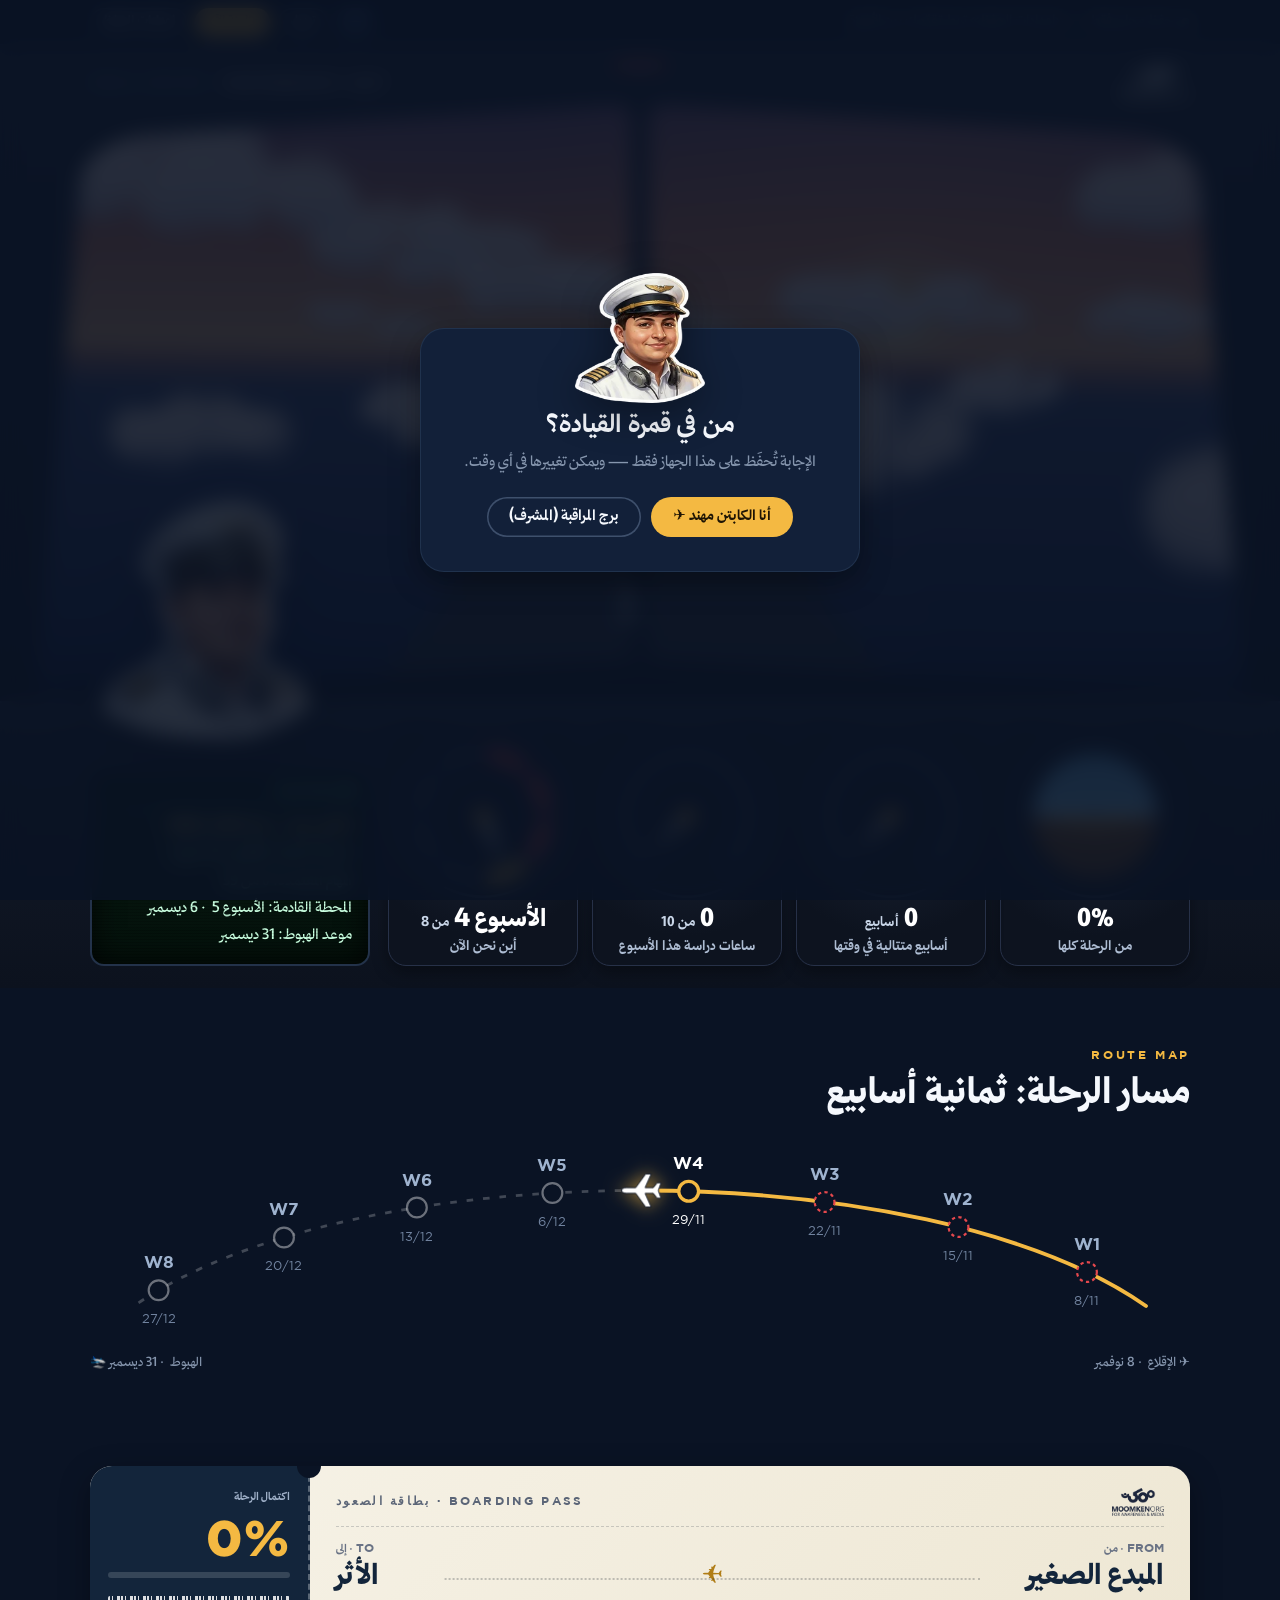
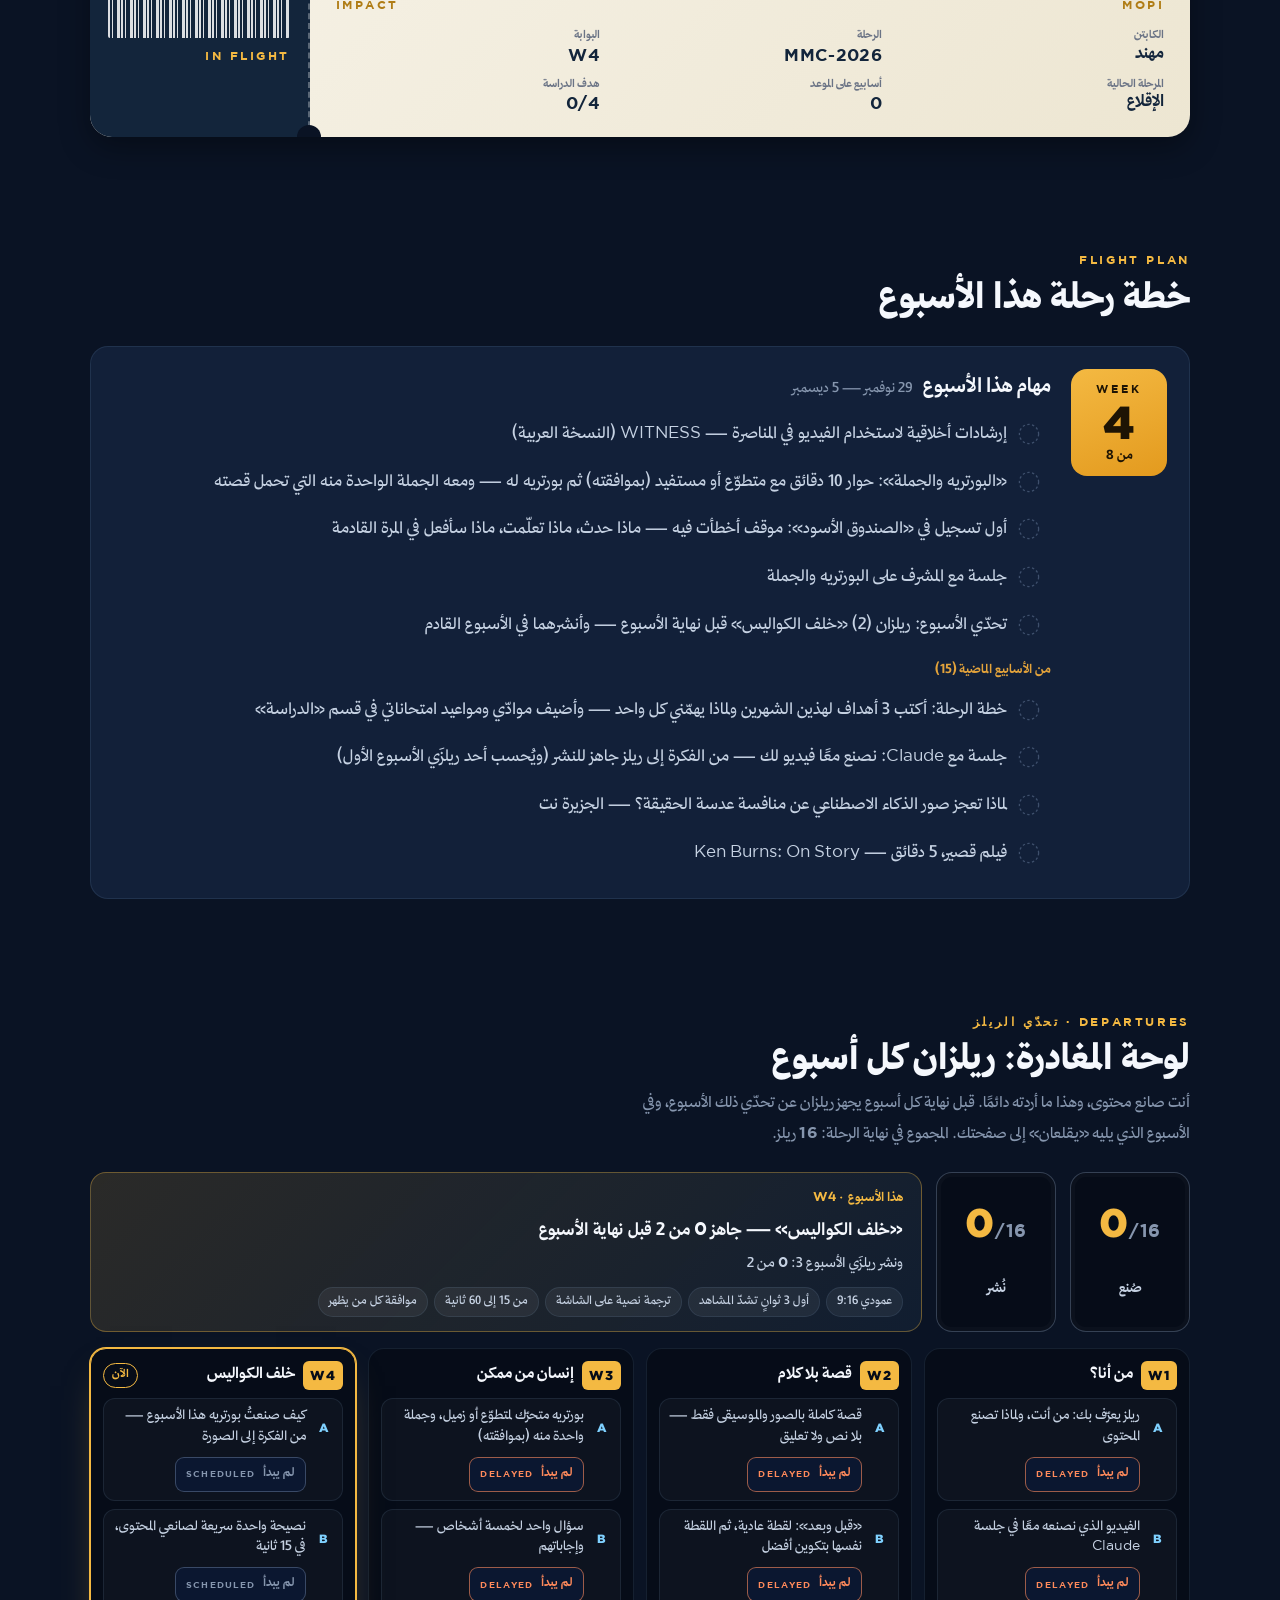
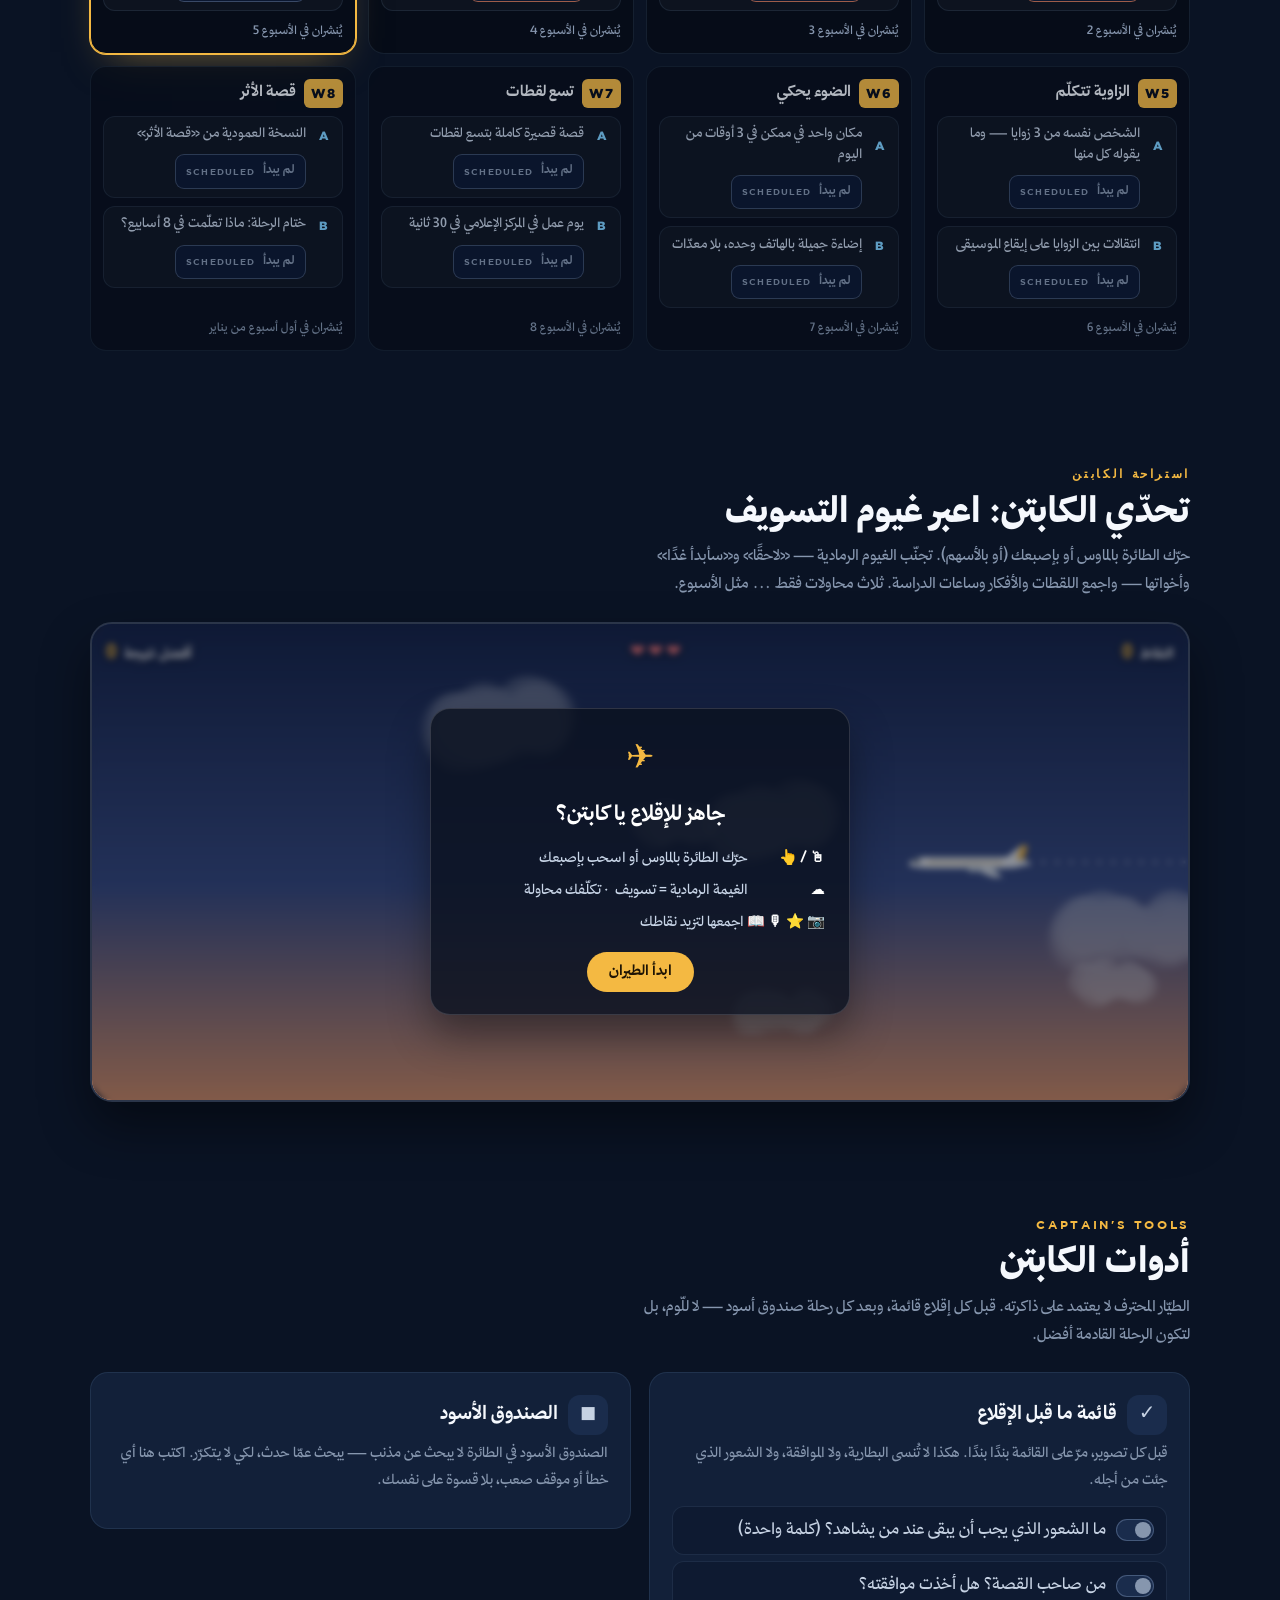
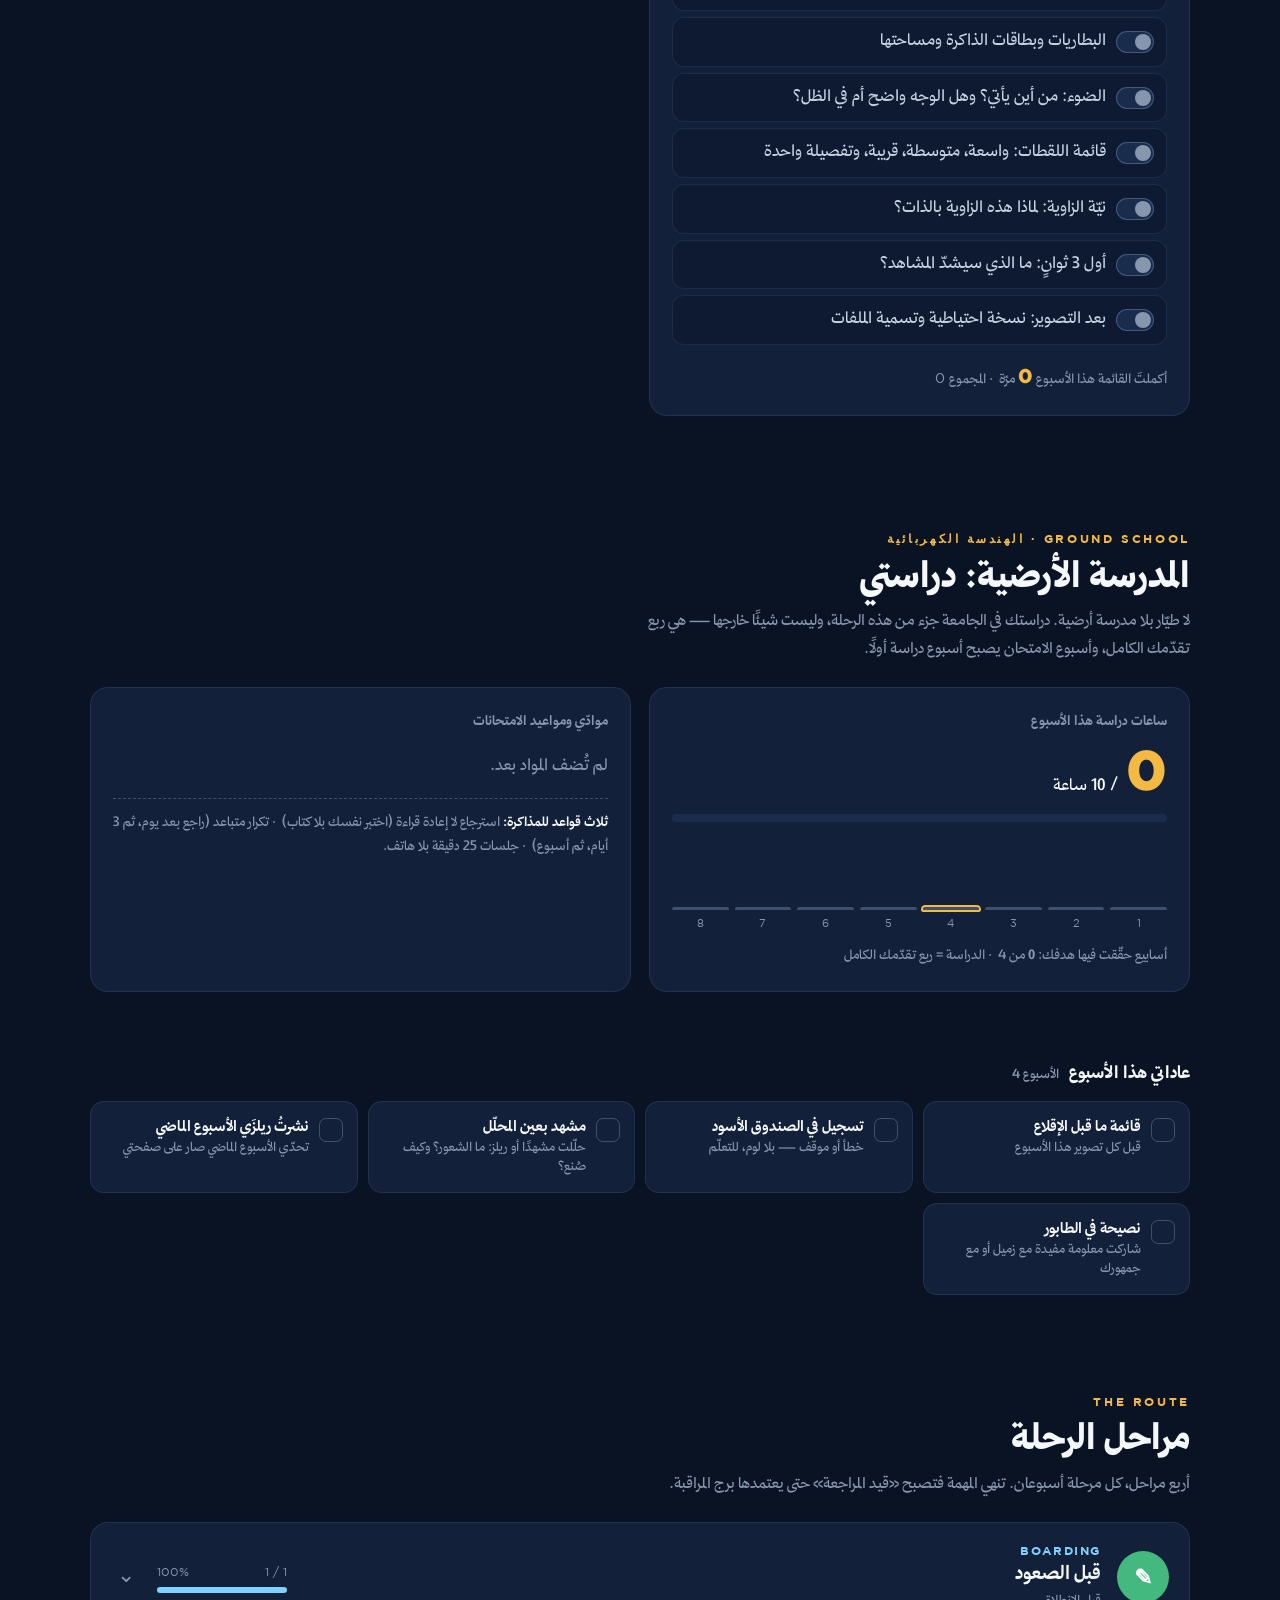
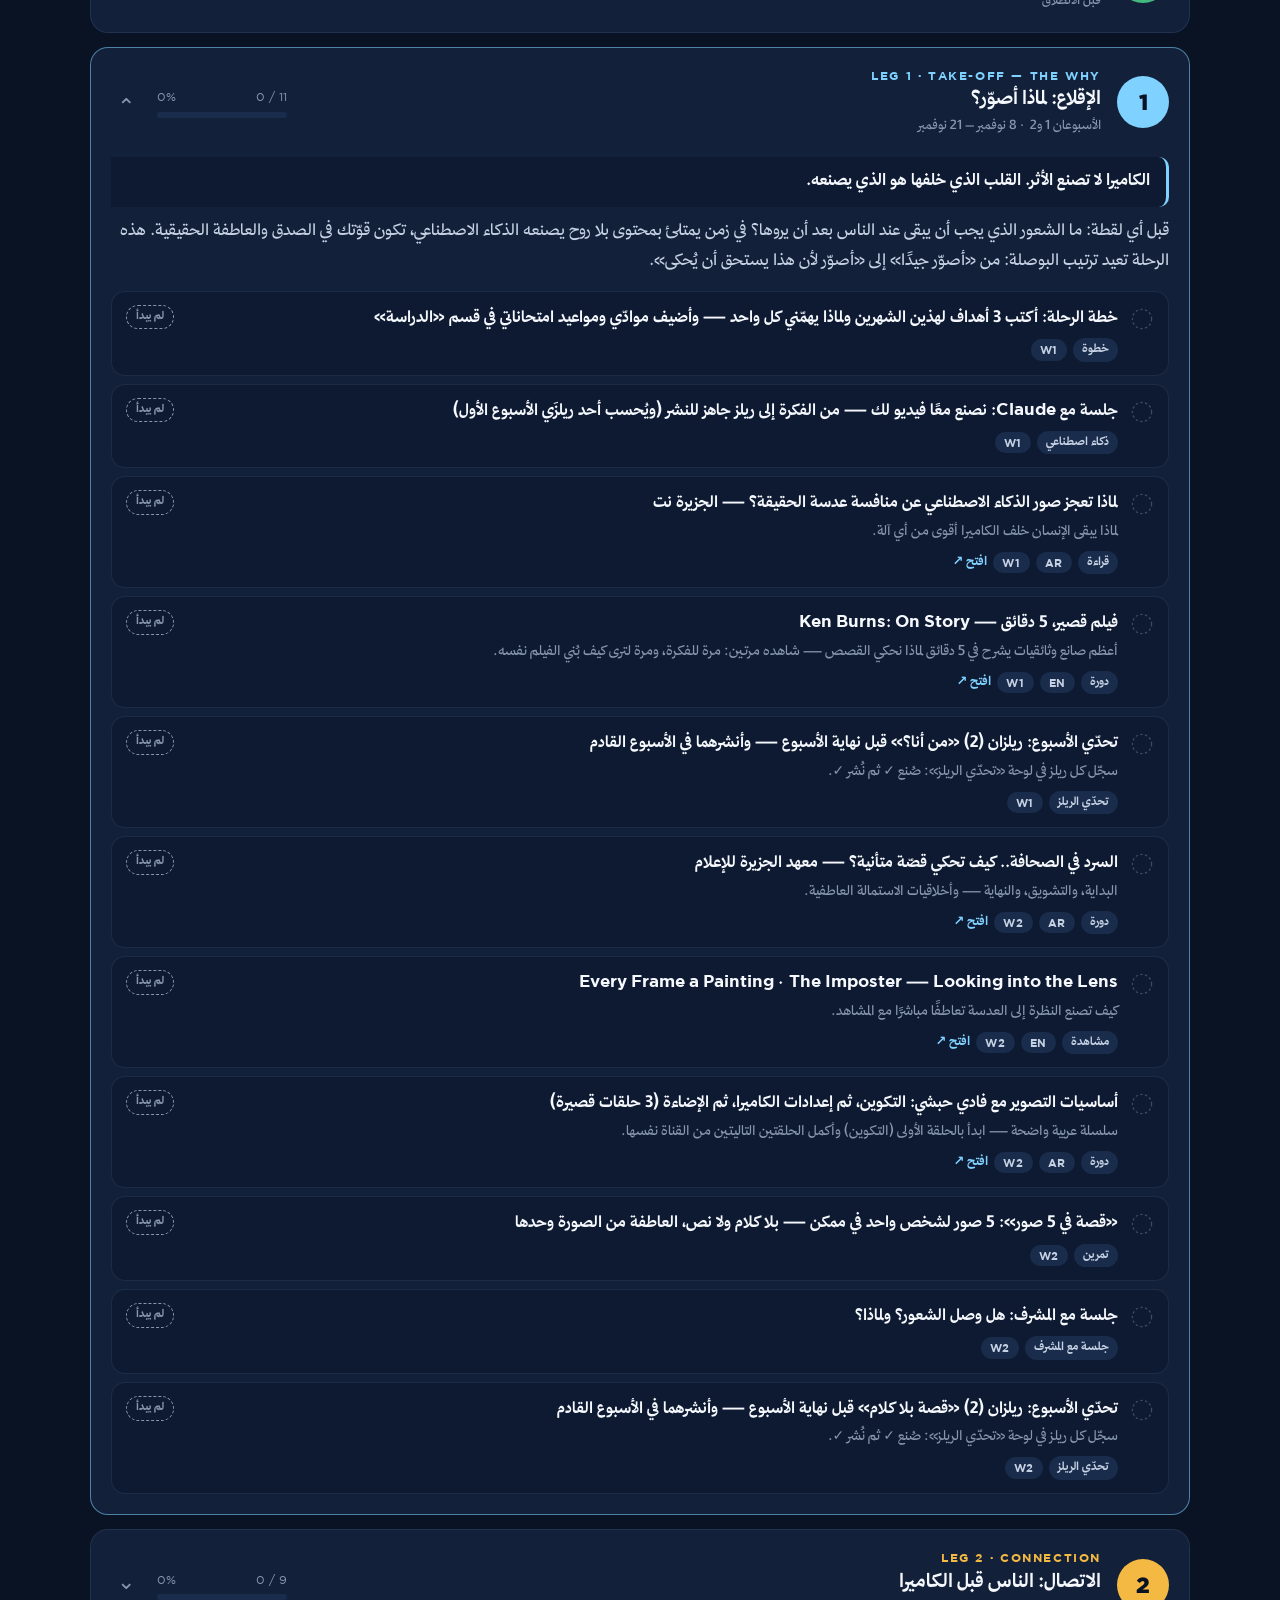
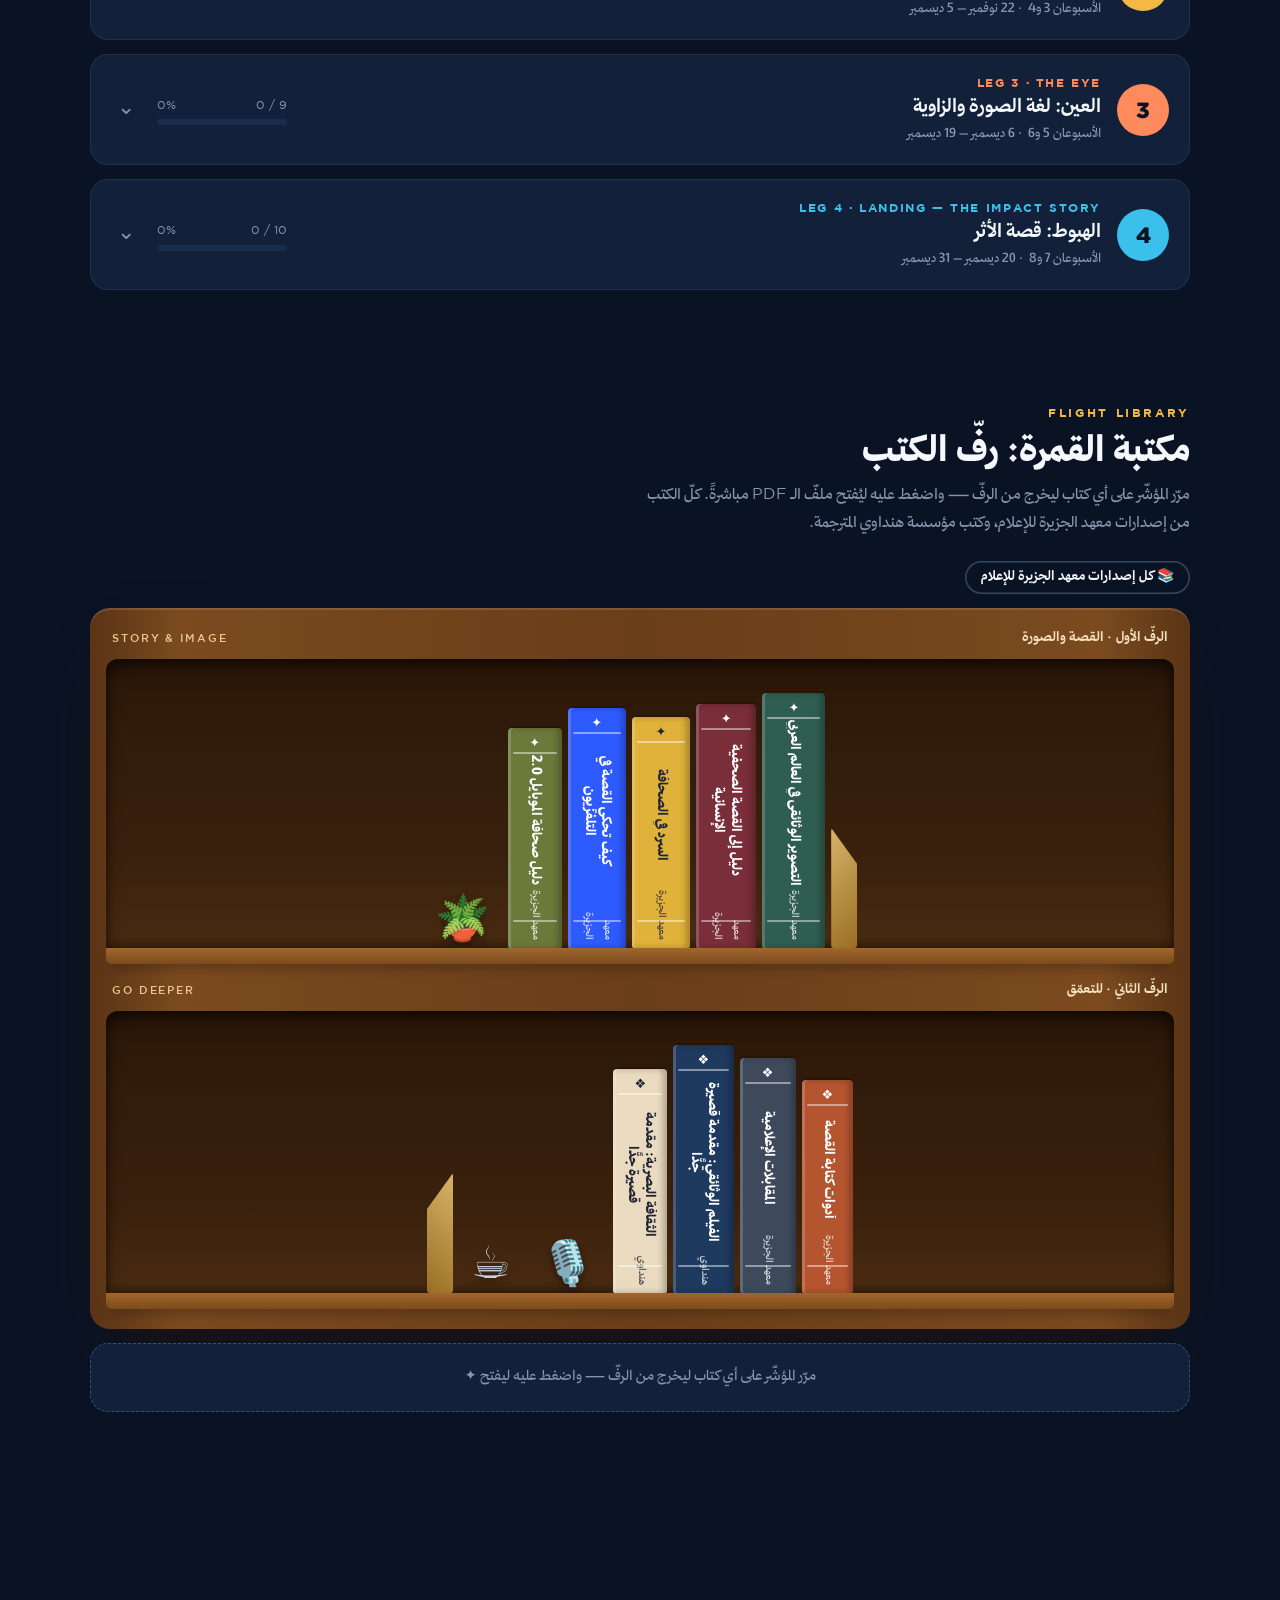
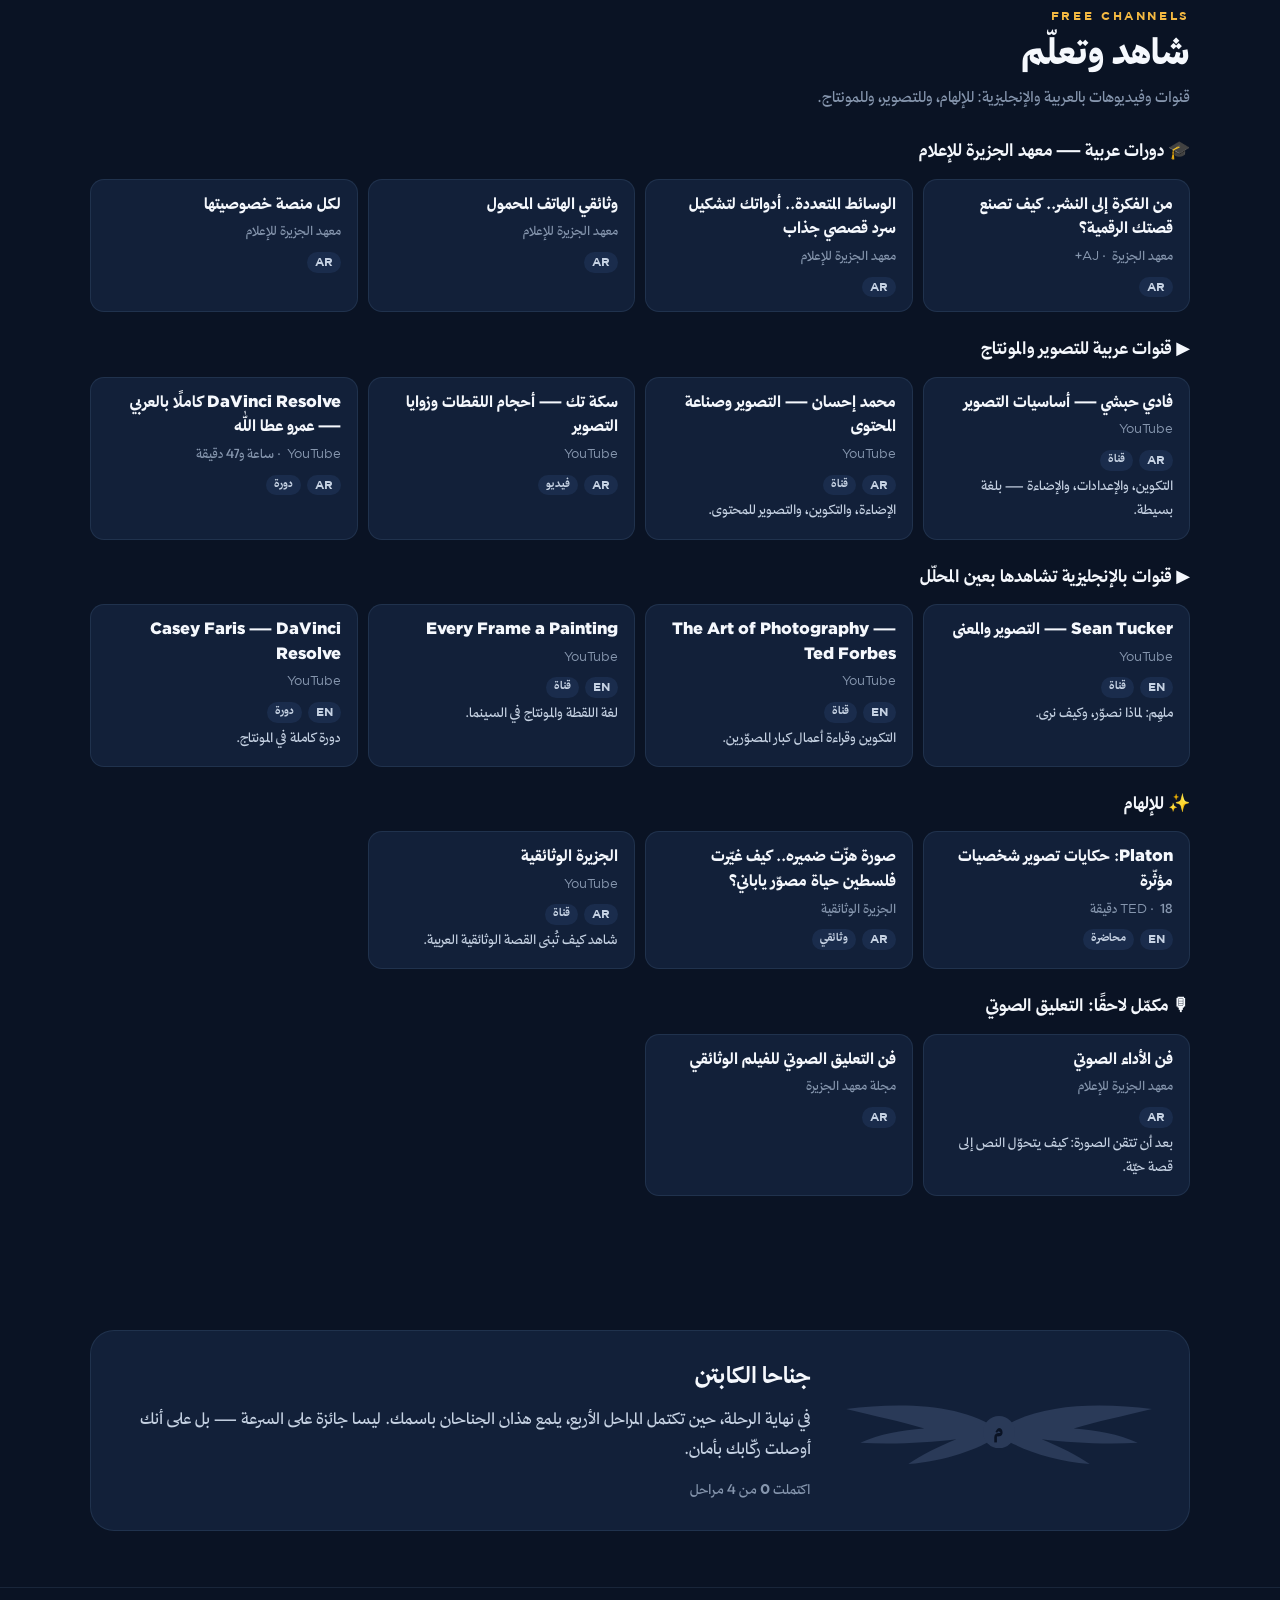
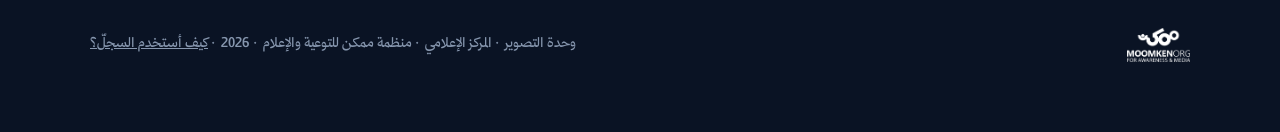
<file: index.html>
<!DOCTYPE html>
<html lang="ar" dir="rtl">
<head>
<meta charset="utf-8">
<meta name="viewport" content="width=device-width, initial-scale=1, viewport-fit=cover">
<meta name="theme-color" content="#0A1324">
<title>سجلّ الطيران — مهند · وحدة التصوير · المركز الإعلامي — ممكن</title>
<meta name="description" content="سجلّ الطيران: مسار مهند في التصوير والسرد القصصي وصناعة المحتوى الإنساني — وحدة التصوير، المركز الإعلامي في منظمة ممكن. من 8 نوفمبر إلى 31 ديسمبر 2026.">
<link rel="icon" href="assets/favicon.png">
<link rel="stylesheet" href="base.css?v=6">
<link rel="stylesheet" href="app.css?v=7">
</head>
<body>

<!-- ============ who is on board ============ -->
<div class="veil hidden" id="rolePicker">
  <div class="veil-card">
    <img class="veil-st" src="assets/captain-sm.webp" alt="" width="130" height="130">
    <h2>من في قمرة القيادة؟</h2>
    <p>الإجابة تُحفَظ على هذا الجهاز فقط — ويمكن تغييرها في أي وقت.</p>
    <div class="pick-row">
      <button class="btn btn-main" data-role="me">أنا الكابتن مهند ✈</button>
      <button class="btn btn-ghost" data-role="manager">برج المراقبة (المشرف)</button>
    </div>
    <div class="pin-row hidden" id="pinRow">
      <input id="pinInput" inputmode="numeric" maxlength="6" placeholder="رمز المشرف" dir="ltr" autocomplete="off">
      <button class="btn btn-main btn-sm" id="pinGo">دخول</button>
      <div class="pin-err hidden" id="pinErr">الرمز غير صحيح — حاول مجددًا.</div>
    </div>
  </div>
</div>

<!-- ============ sync bar ============ -->
<div class="syncbar">
  <div class="syncbar-in">
    <span class="dot" id="syncDot"></span>
    <span class="sync-txt" id="syncTxt">حفظ محلي فقط</span>
    <span class="grow"></span>
    <span class="role-badge" id="roleBadge">—</span>
    <button class="btn btn-ghost btn-xs" id="btnSwitchRole">تبديل</button>
    <button class="btn btn-main btn-xs" id="btnSyncNow">مزامنة الآن</button>
    <button class="btn btn-ghost btn-xs" id="btnSetup">إعدادات الحفظ</button>
  </div>
  <div class="setup hidden" id="setupPanel">
    <div class="setup-in">
      <div class="field"><label>GitHub Gist ID</label><input id="inGist" placeholder="a1b2c3d4…" autocomplete="off" spellcheck="false" dir="ltr"></div>
      <div class="field"><label>GitHub Token · gist scope</label><input id="inToken" type="password" placeholder="ghp_…" autocomplete="off" dir="ltr"></div>
      <div class="field narrow"><label>اسم الملف</label><input id="inFile" dir="ltr" spellcheck="false"></div>
      <button class="btn btn-main btn-sm" id="btnSaveSetup">حفظ وربط</button>
      <div class="setup-note">البيانات تُحفظ في ملف Gist خاص. التوكن يبقى على هذا الجهاز فقط.</div>
    </div>
  </div>
</div>

<!-- ============ hero: inside the cockpit ============ -->
<header class="cph" id="hero">
  <div class="ws" id="ws">
    <canvas id="sky" aria-hidden="true"></canvas>
    <div class="flash" id="flash" aria-hidden="true"></div>
    <div class="callout" id="callout" aria-hidden="true"></div>

    <div class="wrap ws-top">
      <img class="logo" src="assets/logo-white.png" alt="ممكن — منظمة ممكن للتوعية والإعلام" width="132" height="44">
      <div class="unit-tag en">Media Center · <b>Photography Unit</b></div>
    </div>

    <div class="wrap ws-copy" id="wsCopy">
      <div class="kicker">سجلّ الرحلة · من 8 نوفمبر إلى 31 ديسمبر</div>
      <h1 class="hero-title"><span class="l1">كابتن مهند،</span><span class="l2">وجهتك هذه المرة: <em>الأثر</em></span></h1>
      <p class="hero-lead">قلتَ في رسالتك: «نسعوا في هذه الحياة لترك الأثر». الطائرة التي حلمتَ بها لم تُغلق بابها — تغيّر شكلها فقط. الكاميرا والقصة هي قمرة قيادتك الآن، وكل شخص تصوّره راكب يثق بك.</p>
      <div class="hero-cta">
        <a class="btn btn-main" href="#week">خطة رحلة هذا الأسبوع</a>
        <a class="btn btn-ghost btn-glass" href="#preflight">قائمة ما قبل الإقلاع</a>
        <a class="btn btn-ghost btn-glass" href="guide.html">كيف أستخدم السجلّ؟</a>
      </div>
    </div>

    <svg class="frame frame-d" viewBox="0 0 1600 900" preserveAspectRatio="xMidYMid slice" aria-hidden="true">
      <defs>
        <linearGradient id="frG" x1="0" y1="0" x2="0" y2="1"><stop offset="0" stop-color="#1a2233"/><stop offset="1" stop-color="#0b111d"/></linearGradient>
      </defs>
      <path fill="url(#frG)" fill-rule="evenodd" d="M0 0H1600V900H0Z M150 150 Q170 110 230 104 L772 70 Q790 70 790 88 L790 700 Q790 716 772 716 L120 760 Q96 762 98 736 Z M1450 150 Q1430 110 1370 104 L828 70 Q810 70 810 88 L810 700 Q810 716 828 716 L1480 760 Q1504 762 1502 736 Z"/>
      <g fill="none" stroke="rgba(255,255,255,.07)" stroke-width="2"><path d="M150 150 Q170 110 230 104 L772 70"/><path d="M1450 150 Q1430 110 1370 104 L828 70"/></g>
      <g fill="#2a3448"><circle cx="800" cy="40" r="5"/><circle cx="760" cy="40" r="3"/><circle cx="840" cy="40" r="3"/></g>
      <rect x="770" y="18" width="60" height="10" rx="5" fill="#E5484D" opacity=".75"/>
    </svg>
    <svg class="frame frame-m" viewBox="0 0 400 700" preserveAspectRatio="none" aria-hidden="true">
      <path fill="#0d1422" fill-rule="evenodd" d="M0 0H400V700H0Z M18 60 Q22 34 52 32 L348 32 Q378 34 382 60 L392 650 Q392 672 370 672 L30 672 Q8 672 8 650 Z"/>
    </svg>
  </div>

  <div class="panel" id="panel">
    <div class="wrap panel-in">
      <img class="cap" id="cap" src="assets/captain.webp" alt="الكابتن مهند" width="560" height="600">
      <div class="gauges" id="gauges"></div>
      <div class="fms" id="fms" aria-live="polite"></div>
    </div>
  </div>
</header>

<main>
<!-- ============ the route ============ -->
<section class="sec sec-route">
  <div class="wrap">
    <div class="sec-head rv"><div><div class="sec-k">Route map</div><h2>مسار الرحلة: ثمانية أسابيع</h2></div></div>
    <div class="route rv" aria-label="مسار الأسابيع الثمانية">
      <svg viewBox="0 0 1000 190" id="routeSvg" preserveAspectRatio="xMidYMid meet">
        <path id="routeBase" d="M960 150 C 760 10, 240 10, 40 150" fill="none" stroke="rgba(255,255,255,.22)" stroke-width="2.5" stroke-dasharray="6 9"/>
        <path id="routeDone" d="M960 150 C 760 10, 240 10, 40 150" fill="none" stroke="#F4B942" stroke-width="3.5" stroke-linecap="round"/>
        <g id="routePts"></g>
        <g id="plane"><path d="M18 0 C18 -1.8 15.5 -2.6 13 -2.6 L5 -2.6 L-4 -15 L-9 -15 L-3.5 -2.6 L-11 -2.6 L-14.5 -7 L-18 -7 L-15.5 0 L-18 7 L-14.5 7 L-11 2.6 L-3.5 2.6 L-9 15 L-4 15 L5 2.6 L13 2.6 C15.5 2.6 18 1.8 18 0Z" fill="#fff" stroke="#0c1424" stroke-width=".8"/></g>
      </svg>
      <div class="route-ends"><span>✈ الإقلاع · 8 نوفمبر</span><span>الهبوط · 31 ديسمبر 🛬</span></div>
    </div>
  </div>
</section>
<!-- ============ boarding pass ============ -->
<section class="sec sec-pass">
  <div class="jet-lane" id="jetLane" aria-hidden="true"><div class="jet" id="jet"><svg class="airliner" viewBox="0 0 260 90"><path class="trail" d="M252 44 H1200"/><path d="M168 44 L196 74 H182 L146 46Z" fill="#B9C7DA"/><path d="M10 50 Q12 38 40 35 H206 L234 12 H248 L240 40 Q248 46 238 53 H40 Q14 58 10 50Z" fill="#F7F9FC"/><path d="M40 53 H238 Q226 58 200 58 H46 Q24 58 10 50 Q22 56 40 53Z" fill="#DCE4EF"/><path d="M110 47 H152 L198 76 H178Z" fill="#E6ECF4"/><rect x="128" y="55" width="32" height="10" rx="5" fill="#C3CEDD"/><path d="M220 43 H246 L254 52 H236Z" fill="#E6ECF4"/><path d="M234 12 H248 L240 40 H226Z" fill="#F4B942"/><g fill="#1B2B45"><circle cx="58" cy="42" r="2.2"/><circle cx="70" cy="42" r="2.2"/><circle cx="82" cy="42" r="2.2"/><circle cx="94" cy="42" r="2.2"/><circle cx="106" cy="42" r="2.2"/><circle cx="118" cy="42" r="2.2"/><circle cx="130" cy="42" r="2.2"/><circle cx="142" cy="42" r="2.2"/><circle cx="154" cy="42" r="2.2"/><circle cx="166" cy="42" r="2.2"/><circle cx="178" cy="42" r="2.2"/><circle cx="190" cy="42" r="2.2"/></g><path d="M16 46 Q20 40 30 40 L33 46Z" fill="#1B2B45"/><path d="M44 47 H200" stroke="#F4B942" stroke-width="1.6"/></svg></div></div>
  <div class="wrap">
    <div class="pass rv" id="pass">
      <div class="pass-main">
        <div class="pass-top"><img src="assets/logo-white.png" alt="" width="90" height="30"><span class="en">BOARDING PASS · بطاقة الصعود</span></div>
        <div class="pass-route">
          <div><small>FROM · من</small><b>المبدع الصغير</b><i class="en">MOPI</i></div>
          <div class="pass-plane">✈</div>
          <div><small>TO · إلى</small><b>الأثر</b><i class="en">IMPACT</i></div>
        </div>
        <div class="pass-grid">
          <div><small>الكابتن</small><b>مهند</b></div>
          <div><small>الرحلة</small><b class="en">MMC-2026</b></div>
          <div><small>البوابة</small><b id="pGate" class="en">W1</b></div>
          <div><small>المرحلة الحالية</small><b id="pLeg">—</b></div>
          <div><small>أسابيع على الموعد</small><b id="pStreak" class="en">0</b></div>
          <div><small>هدف الدراسة</small><b id="pStudy" class="en">0/0</b></div>
        </div>
      </div>
      <div class="pass-stub">
        <small>اكتمال الرحلة</small>
        <b id="pPct" class="en">0%</b>
        <div class="pass-bar"><i id="pBar"></i></div>
        <div class="barcode" aria-hidden="true"></div>
        <small id="pStatus">BOARDING</small>
      </div>
    </div>
  </div>
</section>

<!-- ============ this week ============ -->
<section class="sec" id="week">
  <div class="wrap">
    <div class="sec-head rv"><div><div class="sec-k">Flight plan</div><h2>خطة رحلة هذا الأسبوع</h2></div></div>
    <div class="card rv" id="weekCard"></div>
  </div>
</section>


<!-- ============ the reels challenge: 2 reels every week ============ -->
<section class="sec sec-reels" id="reels">
  <div class="wrap">
    <div class="sec-head rv"><div><div class="sec-k">Departures · تحدّي الريلز</div><h2>لوحة المغادرة: ريلزان كل أسبوع</h2><p class="sec-sub">أنت صانع محتوى، وهذا ما أردته دائمًا. قبل نهاية كل أسبوع يجهز ريلزان عن تحدّي ذلك الأسبوع، وفي الأسبوع الذي يليه «يقلعان» إلى صفحتك. المجموع في نهاية الرحلة: <b class="en">16</b> ريلز.</p></div></div>
    <div class="reel-top rv" id="reelTop"></div>
    <div class="reel-board rv" id="reelBoard"></div>
  </div>
</section>

<!-- ============ pre-flight + black box ============ -->
<!-- ============ the captain's challenge (mini game) ============ -->
<section class="sec sec-game" id="challenge">
  <div class="wrap">
    <div class="sec-head rv"><div><div class="sec-k">استراحة الكابتن</div><h2>تحدّي الكابتن: اعبر غيوم التسويف</h2><p class="sec-sub">حرّك الطائرة بالماوس أو بإصبعك (أو بالأسهم). تجنّب الغيوم الرمادية — «لاحقًا» و«سأبدأ غدًا» وأخواتها — واجمع اللقطات والأفكار وساعات الدراسة. ثلاث محاولات فقط… مثل الأسبوع.</p></div></div>
    <div class="game rv" id="game">
      <canvas aria-label="لعبة: طائرة الكابتن تتجنّب غيوم التسويف"></canvas>
      <div class="g-hud"><span>النقاط <b data-g="score">0</b></span><span data-g="lives">❤❤❤</span><span>أفضل نتيجة <b data-g="best">0</b></span></div>
      <div class="g-start">
        <div class="g-card">
          <div class="g-ico">✈</div>
          <h3>جاهز للإقلاع يا كابتن؟</h3>
          <ul class="g-how"><li><b>🖱 / 👆</b> حرّك الطائرة بالماوس أو اسحب بإصبعك</li><li><b>☁</b> الغيمة الرمادية = تسويف · تكلّفك محاولة</li><li><b>📷 ⭐ 🎙 📖</b> اجمعها لتزيد نقاطك</li></ul>
          <button class="btn btn-main" data-g="go">ابدأ الطيران</button>
        </div>
      </div>
      <div class="g-over" hidden>
        <div class="g-card">
          <div class="g-k">انتهت الرحلة</div>
          <div class="g-final"><b data-g="final">0</b> نقطة</div>
          <div class="g-rec" data-g="rec" hidden>🏆 رقم قياسي جديد!</div>
          <p data-g="msg"></p>
          <div class="g-btns"><button class="btn btn-main" data-g="go">طيران جديد</button><a class="btn btn-ghost btn-glass" href="#week">الآن: مهمة واحدة حقيقية ←</a></div>
        </div>
      </div>
    </div>
  </div>
</section>
<section class="sec sec-tools" id="preflight">
  <div class="wrap">
    <div class="sec-head rv"><div><div class="sec-k">Captain's tools</div><h2>أدوات الكابتن</h2><p class="sec-sub">الطيّار المحترف لا يعتمد على ذاكرته. قبل كل إقلاع قائمة، وبعد كل رحلة صندوق أسود — لا للّوم، بل لتكون الرحلة القادمة أفضل.</p></div></div>
    <div class="tools-grid">
      <div class="card pf rv" id="pfCard"></div>
      <div class="card bb rv" id="bbCard"></div>
    </div>
  </div>
</section>

<!-- ============ studies ============ -->
<section class="sec" id="studiesSec">
  <div class="wrap">
    <div class="sec-head rv"><div><div class="sec-k">Ground school · الهندسة الكهربائية</div><h2>المدرسة الأرضية: دراستي</h2><p class="sec-sub">لا طيّار بلا مدرسة أرضية. دراستك في الجامعة جزء من هذه الرحلة، وليست شيئًا خارجها — هي ربع تقدّمك الكامل، وأسبوع الامتحان يصبح أسبوع دراسة أولًا.</p></div></div>
    <div id="studies" class="rv"></div>
  </div>
</section>

<!-- ============ weekly habits ============ -->
<section class="sec sec-tight">
  <div class="wrap"><div id="checks" class="rv"></div></div>
</section>

<!-- ============ manager ============ -->
<section class="sec hidden" id="mgrSec">
  <div class="wrap"><div class="mgr" id="mgrPanel"></div></div>
</section>

<!-- ============ the legs ============ -->
<section class="sec" id="legs">
  <div class="wrap">
    <div class="sec-head rv"><div><div class="sec-k">The route</div><h2>مراحل الرحلة</h2><p class="sec-sub">أربع مراحل، كل مرحلة أسبوعان. تنهي المهمة فتصبح «قيد المراجعة» حتى يعتمدها برج المراقبة.</p></div></div>
    <div id="chapters"></div>
  </div>
</section>


<!-- ============ resources ============ -->
<section class="sec" id="shelfSec">
  <div class="wrap">
    <div class="sec-head rv"><div><div class="sec-k">Flight library</div><h2>مكتبة القمرة: رفّ الكتب</h2><p class="sec-sub">مرّر المؤشّر على أي كتاب ليخرج من الرفّ — واضغط عليه ليُفتح ملفّ الـ PDF مباشرةً. كلّ الكتب من إصدارات معهد الجزيرة للإعلام، وكتب مؤسسة هنداوي المترجمة.</p></div></div>
    <p class="lib-folder rv"><a class="btn btn-ghost btn-sm" id="libFolder" href="#" target="_blank" rel="noopener">📚 كل إصدارات معهد الجزيرة للإعلام</a></p>
    <div class="bookcase rv" id="bookcase"></div>
    <div class="peek-wrap"><div id="bookPeek" aria-live="polite"></div></div>
  </div>
</section>
<section class="sec" id="library">
  <div class="wrap">
    <div class="sec-head rv"><div><div class="sec-k">Free channels</div><h2>شاهد وتعلّم</h2><p class="sec-sub">قنوات وفيديوهات بالعربية والإنجليزية: للإلهام، وللتصوير، وللمونتاج.</p></div></div>
    <div id="resources" class="rv"></div>
  </div>
</section>

<!-- ============ wings ============ -->
<section class="sec sec-wings">
  <div class="wrap">
    <div class="wings rv" id="wings">
      <svg viewBox="0 0 360 120" class="wings-svg" aria-hidden="true">
        <g id="wingsG">
          <path d="M180 60 C 140 30, 70 28, 8 36 C 40 44, 70 50, 96 58 C 70 60, 46 64, 24 74 C 60 76, 100 74, 132 70 C 112 78, 92 88, 78 98 C 120 94, 156 82, 180 66Z"/>
          <path d="M180 60 C 220 30, 290 28, 352 36 C 320 44, 290 50, 264 58 C 290 60, 314 64, 336 74 C 300 76, 260 74, 228 70 C 248 78, 268 88, 282 98 C 240 94, 204 82, 180 66Z"/>
          <circle cx="180" cy="62" r="18"/>
        </g>
        <text x="180" y="68" text-anchor="middle" class="wings-m">م</text>
      </svg>
      <div class="wings-txt">
        <h3 id="wingsH">جناحا الكابتن</h3>
        <p id="wingsP">في نهاية الرحلة، حين تكتمل المراحل الأربع، يلمع هذان الجناحان باسمك. ليسا جائزة على السرعة — بل على أنك أوصلت ركّابك بأمان.</p>
      </div>
    </div>
  </div>
</section>
</main>

<footer class="foot">
  <div class="wrap foot-in">
    <img src="assets/logo-white.png" alt="ممكن" width="102" height="34">
    <span>وحدة التصوير · المركز الإعلامي · منظمة ممكن للتوعية والإعلام · 2026 · <a href="guide.html" style="color:inherit">كيف أستخدم السجلّ؟</a></span>
  </div>
</footer>

<div id="toasts" aria-live="polite"></div>
<canvas id="confetti" aria-hidden="true"></canvas>

<script src="content.js?v=8"></script>
<script src="theme.js?v=7"></script>
<script src="shelf.js?v=4"></script>
<script src="engine.js?v=7"></script>
<script src="game.js?v=6"></script>
</body>
</html>
</file>
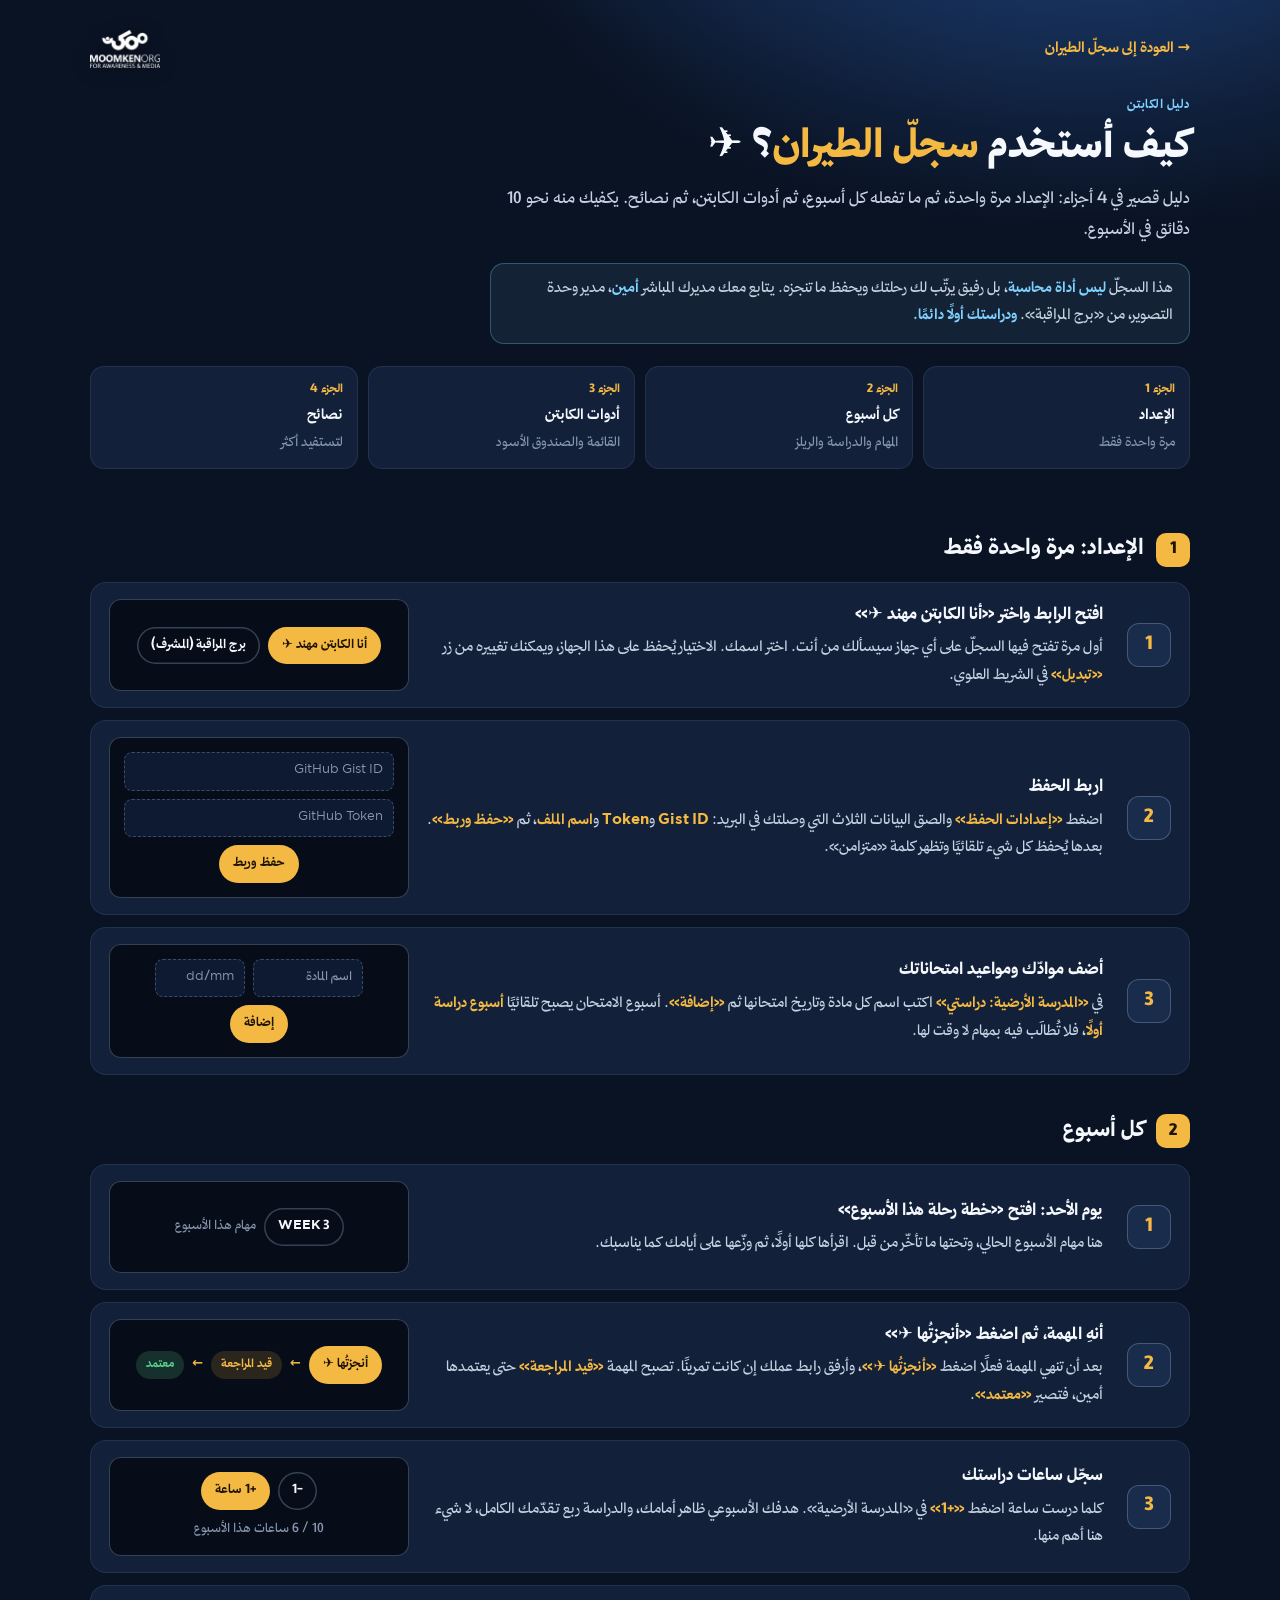
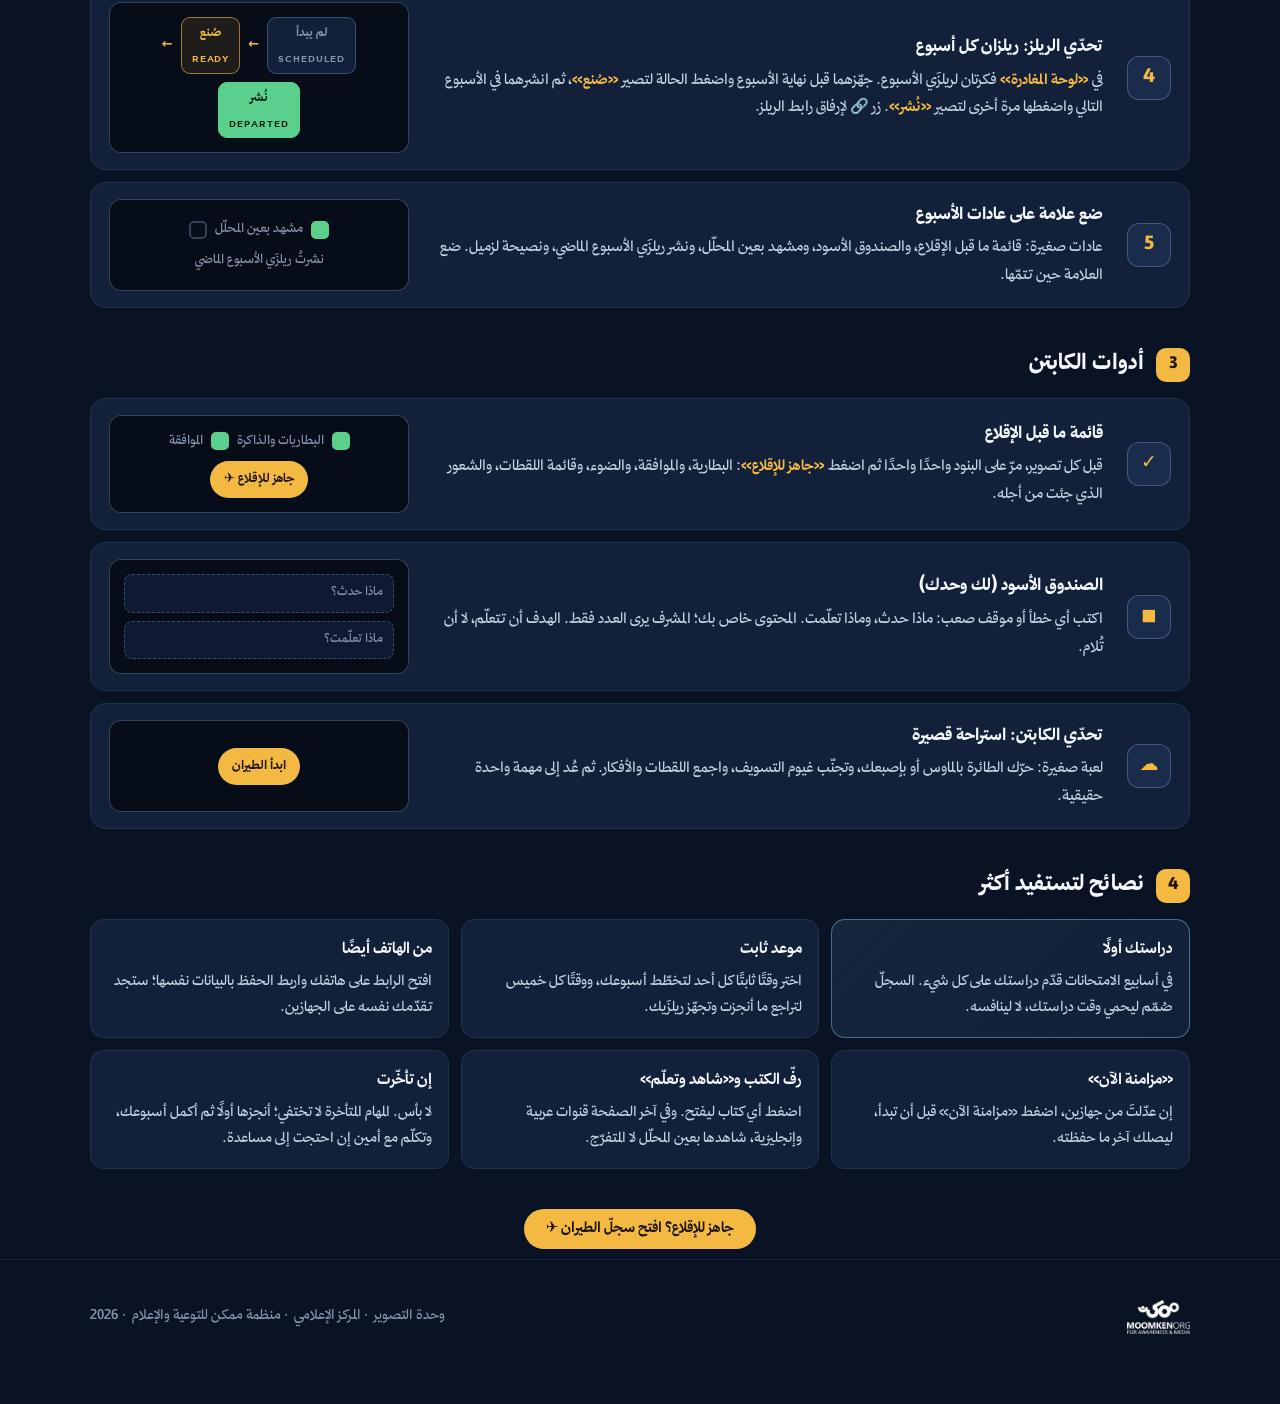
<file: guide.html>
<!DOCTYPE html>
<html lang="ar" dir="rtl">
<head>
<meta charset="utf-8">
<meta name="viewport" content="width=device-width, initial-scale=1, viewport-fit=cover">
<meta name="theme-color" content="#0A1324">
<title>كيف أستخدم سجلّ الطيران؟ · مهند · وحدة التصوير · ممكن</title>
<link rel="icon" href="assets/favicon.png">
<link rel="stylesheet" href="base.css?v=7">
<link rel="stylesheet" href="app.css?v=7">
<style>
.g-hero{padding:30px 0 18px;background:radial-gradient(900px 500px at 85% -20%,#1b3a6b 0%,transparent 65%)}
.g-top{display:flex;justify-content:space-between;align-items:center;gap:12px}
.g-back{font-weight:700;font-size:15px;color:var(--accent);text-decoration:none;display:inline-flex;align-items:center;gap:6px}
.g-back:hover{text-decoration:underline}
.g-k{margin-top:26px;color:var(--accent2);font-weight:700;font-size:13px;letter-spacing:.04em}
.g-title{margin:4px 0 8px;font-size:clamp(28px,4vw,42px);font-weight:900;color:var(--ink);line-height:1.3}
.g-title span{color:var(--accent)}
.g-lead{font-size:16.5px;color:var(--body);max-width:700px;line-height:1.9;margin:0}
.g-note{margin:16px 0 0;max-width:700px;background:rgba(127,209,255,.08);border:1px solid rgba(127,209,255,.3);border-radius:14px;padding:12px 16px;color:var(--body);font-size:15px;line-height:1.85}
.g-note b{color:var(--accent2)}
.g-map{display:grid;grid-template-columns:repeat(4,1fr);gap:10px;margin:22px 0 6px}
.g-map a{display:flex;flex-direction:column;gap:2px;background:var(--surface);border:1px solid var(--line);border-radius:14px;padding:12px 14px;text-decoration:none;color:var(--muted);font-size:13.5px;transition:transform .2s,border-color .2s}
.g-map a:hover{transform:translateY(-3px);border-color:var(--line2)}
.g-map b{color:var(--ink);font-size:15px}
.g-map i{font-style:normal;color:var(--accent);font-weight:800;font-size:12px}
.g-part{margin:36px 0 12px;display:flex;align-items:center;gap:12px}
.g-part span{width:34px;height:34px;border-radius:10px;background:var(--accent);color:var(--accent-ink);display:grid;place-items:center;font-weight:900}
.g-part h2{margin:0;font-size:23px;font-weight:800;color:var(--ink)}
.steps{display:grid;gap:12px}
.step{display:grid;grid-template-columns:50px 1fr minmax(0,300px);gap:18px;align-items:center;background:var(--surface);border:1px solid var(--line);border-radius:16px;padding:16px 18px}
.sn{width:44px;height:44px;border-radius:12px;background:var(--surface2);color:var(--accent);display:grid;place-items:center;font-weight:900;font-size:19px;box-shadow:inset 0 0 0 1px var(--line2)}
.step h3{margin:0 0 4px;font-size:17.5px;font-weight:800;color:var(--ink)}
.step p{margin:0;font-size:15px;line-height:1.85;color:var(--body)}
.step p b{color:var(--accent)}
.mock{background:#060C18;border-radius:12px;padding:14px;border:1px solid var(--line2);display:flex;flex-direction:column;gap:8px;align-items:center;justify-content:center;min-height:92px;font-size:13px;color:var(--muted)}
.mock .row{display:flex;gap:8px;flex-wrap:wrap;justify-content:center;align-items:center}
.mb{display:inline-flex;align-items:center;gap:6px;border-radius:999px;padding:7px 14px;font-weight:700;font-size:13px;background:var(--accent);color:var(--accent-ink);white-space:nowrap}
.mb.gh{background:transparent;color:var(--ink);box-shadow:inset 0 0 0 1.5px var(--line2)}
.mf{width:100%;border:1.5px dashed var(--line2);border-radius:8px;padding:7px 10px;text-align:start;font-size:12.5px;color:var(--muted);background:var(--bg2)}
.mk{display:inline-flex;width:18px;height:18px;border-radius:5px;border:2px solid var(--line2)}
.mk.on{background:#5BD08D;border-color:#5BD08D}
.tg{display:inline-block;border-radius:999px;padding:3px 10px;font-size:12px;font-weight:700}
.tg.wait{background:rgba(244,185,66,.15);color:var(--accent)}.tg.ok{background:rgba(91,208,141,.18);color:#5BD08D}
.rs{display:inline-flex;align-items:center;gap:6px;border-radius:9px;padding:5px 10px;font-weight:700;font-size:12.5px;border:1px solid var(--line2);color:var(--muted)}
.rs i{font-style:normal;font-family:'Gotham',monospace;font-size:9px;letter-spacing:.1em}
.rs.r1{color:var(--accent);border-color:rgba(244,185,66,.6);background:rgba(244,185,66,.1)}
.rs.r2{color:#062014;background:#5BD08D;border-color:#5BD08D}
.arrow{color:var(--accent);font-weight:900}
.tips{display:grid;grid-template-columns:repeat(3,1fr);gap:12px}
.tip{background:var(--surface);border:1px solid var(--line);border-radius:14px;padding:16px}
.tip b{display:block;color:var(--ink);font-size:16px;margin-bottom:4px}
.tip p{margin:0;font-size:14.5px;line-height:1.8;color:var(--body)}
.tip.key{border-color:rgba(127,209,255,.45);background:linear-gradient(135deg,rgba(127,209,255,.10),var(--surface))}
.g-end{text-align:center;margin:40px 0 10px}
@media (max-width:900px){ .g-map{grid-template-columns:repeat(2,1fr)} .tips{grid-template-columns:1fr} }
@media (max-width:720px){ .step{grid-template-columns:42px 1fr} .step .mock{grid-column:1 / -1} .sn{width:38px;height:38px;font-size:16px} }
</style>
</head>
<body>
<header class="g-hero">
  <div class="wrap">
    <div class="g-top">
      <a class="g-back" href="./">→ العودة إلى سجلّ الطيران</a>
      <img class="logo" src="assets/logo-white.png" alt="ممكن" width="132" height="44">
    </div>
    <div class="g-k">دليل الكابتن</div>
    <h1 class="g-title">كيف أستخدم <span>سجلّ الطيران</span>؟ ✈</h1>
    <p class="g-lead">دليل قصير في <bdi dir="ltr">4</bdi> أجزاء: الإعداد مرة واحدة، ثم ما تفعله كل أسبوع، ثم أدوات الكابتن، ثم نصائح. يكفيك منه نحو <bdi dir="ltr">10</bdi> دقائق في الأسبوع.</p>
    <p class="g-note">هذا السجلّ <b>ليس أداة محاسبة</b>، بل رفيق يرتّب لك رحلتك ويحفظ ما تنجزه. يتابع معك مديرك المباشر <b>أمين</b>، مدير وحدة التصوير، من «برج المراقبة». <b>ودراستك أولًا دائمًا.</b></p>
    <nav class="g-map">
      <a href="#p1"><i>الجزء 1</i><b>الإعداد</b>مرة واحدة فقط</a>
      <a href="#p2"><i>الجزء 2</i><b>كل أسبوع</b>المهام والدراسة والريلز</a>
      <a href="#p3"><i>الجزء 3</i><b>أدوات الكابتن</b>القائمة والصندوق الأسود</a>
      <a href="#p4"><i>الجزء 4</i><b>نصائح</b>لتستفيد أكثر</a>
    </nav>
  </div>
</header>

<main class="wrap">
  <div class="g-part" id="p1"><span>1</span><h2>الإعداد: مرة واحدة فقط</h2></div>
  <div class="steps">
    <div class="step"><div class="sn">1</div><div><h3>افتح الرابط واختر «أنا الكابتن مهند ✈»</h3><p>أول مرة تفتح فيها السجلّ على أي جهاز سيسألك من أنت. اختر اسمك. الاختيار يُحفظ على هذا الجهاز، ويمكنك تغييره من زر <b>«تبديل»</b> في الشريط العلوي.</p></div>
      <div class="mock"><div class="row"><span class="mb">أنا الكابتن مهند ✈</span><span class="mb gh">برج المراقبة (المشرف)</span></div></div></div>
    <div class="step"><div class="sn">2</div><div><h3>اربط الحفظ</h3><p>اضغط <b>«إعدادات الحفظ»</b> والصق البيانات الثلاث التي وصلتك في البريد: <b>Gist ID</b> و<b>Token</b> و<b>اسم الملف</b>، ثم <b>«حفظ وربط»</b>. بعدها يُحفظ كل شيء تلقائيًا وتظهر كلمة «متزامن».</p></div>
      <div class="mock"><div class="mf">GitHub Gist ID</div><div class="mf">GitHub Token</div><span class="mb">حفظ وربط</span></div></div>
    <div class="step"><div class="sn">3</div><div><h3>أضف موادّك ومواعيد امتحاناتك</h3><p>في <b>«المدرسة الأرضية: دراستي»</b> اكتب اسم كل مادة وتاريخ امتحانها ثم <b>«إضافة»</b>. أسبوع الامتحان يصبح تلقائيًا <b>أسبوع دراسة أولًا</b>، فلا تُطالَب فيه بمهام لا وقت لها.</p></div>
      <div class="mock"><div class="row"><div class="mf" style="width:110px">اسم المادة</div><div class="mf" style="width:90px">dd/mm</div><span class="mb">إضافة</span></div></div></div>
  </div>

  <div class="g-part" id="p2"><span>2</span><h2>كل أسبوع</h2></div>
  <div class="steps">
    <div class="step"><div class="sn">1</div><div><h3>يوم الأحد: افتح «خطة رحلة هذا الأسبوع»</h3><p>هنا مهام الأسبوع الحالي، وتحتها ما تأخّر من قبل. اقرأها كلها أولًا، ثم وزّعها على أيامك كما يناسبك.</p></div>
      <div class="mock"><div class="row"><span class="mb gh">WEEK 3</span><span>مهام هذا الأسبوع</span></div></div></div>
    <div class="step"><div class="sn">2</div><div><h3>أنهِ المهمة، ثم اضغط «أنجزتُها ✈»</h3><p>بعد أن تنهي المهمة فعلًا اضغط <b>«أنجزتُها ✈»</b>، وأرفق رابط عملك إن كانت تمرينًا. تصبح المهمة <b>«قيد المراجعة»</b> حتى يعتمدها أمين، فتصير <b>«معتمد»</b>.</p></div>
      <div class="mock"><div class="row"><span class="mb">أنجزتُها ✈</span><span class="arrow">←</span><span class="tg wait">قيد المراجعة</span><span class="arrow">←</span><span class="tg ok">معتمد</span></div></div></div>
    <div class="step"><div class="sn">3</div><div><h3>سجّل ساعات دراستك</h3><p>كلما درست ساعة اضغط <b>«+1»</b> في «المدرسة الأرضية». هدفك الأسبوعي ظاهر أمامك، والدراسة ربع تقدّمك الكامل، لا شيء هنا أهم منها.</p></div>
      <div class="mock"><div class="row"><span class="mb gh">−1</span><span class="mb">+1 ساعة</span></div><span><bdi dir="ltr">6 / 10</bdi> ساعات هذا الأسبوع</span></div></div>
    <div class="step"><div class="sn">4</div><div><h3>تحدّي الريلز: ريلزان كل أسبوع</h3><p>في <b>«لوحة المغادرة»</b> فكرتان لريلزَي الأسبوع. جهّزهما قبل نهاية الأسبوع واضغط الحالة لتصير <b>«صُنع»</b>، ثم انشرهما في الأسبوع التالي واضغطها مرة أخرى لتصير <b>«نُشر»</b>. زر 🔗 لإرفاق رابط الريلز.</p></div>
      <div class="mock"><div class="row"><span class="rs">لم يبدأ <i>SCHEDULED</i></span><span class="arrow">←</span><span class="rs r1">صُنع <i>READY</i></span><span class="arrow">←</span><span class="rs r2">نُشر <i>DEPARTED</i></span></div></div></div>
    <div class="step"><div class="sn">5</div><div><h3>ضع علامة على عادات الأسبوع</h3><p>عادات صغيرة: قائمة ما قبل الإقلاع، والصندوق الأسود، ومشهد بعين المحلّل، ونشر ريلزَي الأسبوع الماضي، ونصيحة لزميل. ضع العلامة حين تتمّها.</p></div>
      <div class="mock"><div class="row"><span class="mk on"></span>مشهد بعين المحلّل <span class="mk"></span>نشرتُ ريلزَي الأسبوع الماضي</div></div></div>
  </div>

  <div class="g-part" id="p3"><span>3</span><h2>أدوات الكابتن</h2></div>
  <div class="steps">
    <div class="step"><div class="sn">✓</div><div><h3>قائمة ما قبل الإقلاع</h3><p>قبل كل تصوير، مرّ على البنود واحدًا واحدًا ثم اضغط <b>«جاهز للإقلاع»</b>: البطارية، والموافقة، والضوء، وقائمة اللقطات، والشعور الذي جئت من أجله.</p></div>
      <div class="mock"><div class="row"><span class="mk on"></span>البطاريات والذاكرة <span class="mk on"></span>الموافقة</div><span class="mb">جاهز للإقلاع ✈</span></div></div>
    <div class="step"><div class="sn">◼</div><div><h3>الصندوق الأسود (لك وحدك)</h3><p>اكتب أي خطأ أو موقف صعب: ماذا حدث، وماذا تعلّمت. المحتوى خاص بك؛ المشرف يرى العدد فقط. الهدف أن تتعلّم، لا أن تُلام.</p></div>
      <div class="mock"><div class="mf">ماذا حدث؟</div><div class="mf">ماذا تعلّمت؟</div></div></div>
    <div class="step"><div class="sn">☁</div><div><h3>تحدّي الكابتن: استراحة قصيرة</h3><p>لعبة صغيرة: حرّك الطائرة بالماوس أو بإصبعك، وتجنّب غيوم التسويف، واجمع اللقطات والأفكار. ثم عُد إلى مهمة واحدة حقيقية.</p></div>
      <div class="mock"><span class="mb">ابدأ الطيران</span></div></div>
  </div>

  <div class="g-part" id="p4"><span>4</span><h2>نصائح لتستفيد أكثر</h2></div>
  <div class="tips">
    <div class="tip key"><b>دراستك أولًا</b><p>في أسابيع الامتحانات قدّم دراستك على كل شيء. السجلّ صُمّم ليحمي وقت دراستك، لا لينافسه.</p></div>
    <div class="tip"><b>موعد ثابت</b><p>اختر وقتًا ثابتًا كل أحد لتخطّط أسبوعك، ووقتًا كل خميس لتراجع ما أنجزت وتجهّز ريلزَيك.</p></div>
    <div class="tip"><b>من الهاتف أيضًا</b><p>افتح الرابط على هاتفك واربط الحفظ بالبيانات نفسها؛ ستجد تقدّمك نفسه على الجهازين.</p></div>
    <div class="tip"><b>«مزامنة الآن»</b><p>إن عدّلتَ من جهازين، اضغط «مزامنة الآن» قبل أن تبدأ، ليصلك آخر ما حفظته.</p></div>
    <div class="tip"><b>رفّ الكتب و«شاهد وتعلّم»</b><p>اضغط أي كتاب ليفتح. وفي آخر الصفحة قنوات عربية وإنجليزية، شاهدها بعين المحلّل لا المتفرّج.</p></div>
    <div class="tip"><b>إن تأخّرت</b><p>لا بأس. المهام المتأخرة لا تختفي؛ أنجزها أولًا ثم أكمل أسبوعك، وتكلّم مع أمين إن احتجت إلى مساعدة.</p></div>
  </div>
  <div class="g-end"><a class="btn btn-main" href="./">جاهز للإقلاع؟ افتح سجلّ الطيران ✈</a></div>
</main>
<footer class="foot">
  <div class="wrap foot-in">
    <img src="assets/logo-white.png" alt="ممكن" width="102" height="34">
    <span>وحدة التصوير · المركز الإعلامي · منظمة ممكن للتوعية والإعلام · <bdi dir="ltr">2026</bdi></span>
  </div>
</footer>
</body>
</html>
</file>
<file: base.css>
/* ============================================================
   Moomken Media Center — Photography Unit trackers · shared base
   Each theme (app.css) sets the colour tokens below.
   ============================================================ */
@font-face{font-family:'Dahab';src:url('assets/fonts/DahabArabicITF-Regular.otf') format('opentype');font-weight:400;font-display:swap}
@font-face{font-family:'Dahab';src:url('assets/fonts/DahabArabicITF-Medium.otf') format('opentype');font-weight:500;font-display:swap}
@font-face{font-family:'Dahab';src:url('assets/fonts/DahabArabicITF-Bold.otf') format('opentype');font-weight:700;font-display:swap}
@font-face{font-family:'Dahab';src:url('assets/fonts/DahabArabicITF-ExtraBold.otf') format('opentype');font-weight:800;font-display:swap}
@font-face{font-family:'Dahab';src:url('assets/fonts/DahabArabicITF-Black.otf') format('opentype');font-weight:900;font-display:swap}
@font-face{font-family:'Gotham';src:url('assets/fonts/Gotham-Book.ttf') format('truetype');font-weight:400;font-display:swap}
@font-face{font-family:'Gotham';src:url('assets/fonts/Gotham-Medium.ttf') format('truetype');font-weight:500;font-display:swap}
@font-face{font-family:'Gotham';src:url('assets/fonts/Gotham-Bold.ttf') format('truetype');font-weight:700;font-display:swap}
@font-face{font-family:'Gotham';src:url('assets/fonts/Gotham-Black.otf') format('opentype');font-weight:900;font-display:swap}

:root{
  --bg:#0B1220; --bg2:#101a2e; --surface:#14203a; --surface2:#1a2947;
  --ink:#F4F7FB; --body:#C9D3E1; --muted:#8A97AB; --line:rgba(255,255,255,.08); --line2:rgba(255,255,255,.22);
  --accent:#F4B942; --accent-ink:#1A1206; --accent2:#7FD1FF;
  --ok:#43B97F; --warn:#E3A33B; --danger:#E5484D;
  --r:18px; --r-md:12px; --r-sm:8px;
  --ease:cubic-bezier(.2,.8,.2,1);
  --shadow:0 10px 30px rgba(0,0,0,.35);
}
*{box-sizing:border-box}
html{scroll-behavior:smooth;-webkit-text-size-adjust:100%}
body{margin:0;background:var(--bg);color:var(--body);font-family:'Dahab','Gotham',system-ui,sans-serif;font-size:16.5px;line-height:1.8;overflow-x:hidden}
img{max-width:100%;display:block}
a{color:var(--accent2)}
bdi{unicode-bidi:isolate}
.hidden{display:none!important}
.wrap{max-width:1140px;margin:0 auto;padding:0 20px}
.en{font-family:'Gotham',sans-serif;letter-spacing:.02em}
.grow{flex:1}
.muted{color:var(--muted)}
::selection{background:var(--accent);color:var(--accent-ink)}
input,button,textarea{font-family:inherit}

/* ---------- buttons ---------- */
.btn{font-family:inherit;font-weight:700;font-size:15px;border:0;cursor:pointer;padding:11px 22px;border-radius:999px;display:inline-flex;align-items:center;justify-content:center;gap:6px;line-height:1.2;text-decoration:none;transition:transform .15s var(--ease),background .18s,color .18s,box-shadow .18s;white-space:nowrap}
.btn:active{transform:scale(.96)}
.btn:disabled{opacity:.5;cursor:default}
.btn-sm{font-size:14px;padding:8px 16px}
.btn-xs{font-size:13px;padding:6px 12px}
.btn-main{background:var(--accent);color:var(--accent-ink)}
.btn-main:hover{box-shadow:0 0 0 4px color-mix(in srgb,var(--accent) 30%,transparent)}
.btn-ok{background:var(--ok);color:#fff}
.btn-ghost{background:transparent;color:var(--ink);box-shadow:inset 0 0 0 1.5px var(--line2)}
.btn-ghost:hover{box-shadow:inset 0 0 0 1.5px var(--ink)}
.btn-ghost-d{background:transparent;color:var(--muted);box-shadow:inset 0 0 0 1.5px var(--line2)}

/* ---------- role picker ---------- */
.veil{position:fixed;inset:0;z-index:90;background:color-mix(in srgb,var(--bg) 88%,transparent);backdrop-filter:blur(10px);display:grid;place-items:center;padding:20px}
.veil-card{background:var(--surface);border:1px solid var(--line);border-radius:24px;padding:34px 28px;max-width:440px;width:100%;text-align:center;box-shadow:var(--shadow)}
.veil-card img.veil-st{width:130px;margin:-90px auto 6px;filter:drop-shadow(0 10px 20px rgba(0,0,0,.4))}
.veil-card h2{color:var(--ink);margin:6px 0 4px;font-size:26px;line-height:1.4}
.veil-card p{margin:0 0 20px;color:var(--muted);font-size:15px}
.pick-row{display:flex;gap:10px;justify-content:center;flex-wrap:wrap}
.pin-row{margin-top:18px;display:flex;gap:8px;justify-content:center;flex-wrap:wrap}
.pin-row input{background:var(--bg2);border:1.5px solid var(--line2);color:var(--ink);border-radius:999px;padding:9px 16px;width:160px;font-size:16px;text-align:center}
.pin-err{width:100%;color:var(--danger);font-size:14px}

/* ---------- sync bar ---------- */
.syncbar{position:sticky;top:0;z-index:60;background:color-mix(in srgb,var(--bg) 82%,transparent);backdrop-filter:blur(12px);border-bottom:1px solid var(--line)}
.syncbar-in{max-width:1140px;margin:0 auto;padding:8px 20px;display:flex;align-items:center;gap:8px;font-size:13.5px;flex-wrap:wrap}
.dot{width:9px;height:9px;border-radius:50%;background:#8a96a8;flex:none}
.dot.pulse{animation:pulse 1s infinite}
@keyframes pulse{50%{opacity:.3}}
.sync-txt{color:var(--muted);min-width:0;overflow:hidden;text-overflow:ellipsis;white-space:nowrap;max-width:46vw}
.role-badge{color:var(--ink);font-weight:700;padding:2px 10px;border-radius:999px;background:var(--surface2)}
.setup{border-top:1px solid var(--line);background:var(--bg2)}
.setup-in{max-width:1140px;margin:0 auto;padding:14px 20px;display:flex;gap:12px;flex-wrap:wrap;align-items:flex-end}
.field{display:flex;flex-direction:column;gap:4px;flex:1 1 220px;min-width:0}
.field.narrow{flex:0 1 220px}
.field label{font-size:13px;color:var(--muted)}
.field input{background:var(--surface);border:1.5px solid var(--line2);color:var(--ink);border-radius:10px;padding:9px 12px;font-size:14px;width:100%}
.setup-note{width:100%;font-size:13px;color:var(--muted)}

/* ---------- sections ---------- */
.sec{padding:56px 0}
.sec-head{display:flex;align-items:flex-end;justify-content:space-between;gap:16px;margin-bottom:22px;flex-wrap:wrap}
.sec-k{font-family:'Gotham',sans-serif;font-size:12px;letter-spacing:.22em;text-transform:uppercase;color:var(--accent);font-weight:700}
.sec h2{color:var(--ink);font-size:clamp(26px,4vw,38px);line-height:1.3;margin:4px 0 0;font-weight:900}
.sec-sub{color:var(--muted);max-width:560px;margin:6px 0 0;font-size:15.5px}
.card{background:var(--surface);border:1px solid var(--line);border-radius:var(--r);padding:22px}
.rv{opacity:0;transform:translateY(18px);transition:opacity .7s var(--ease),transform .7s var(--ease)}
.rv.in{opacity:1;transform:none}

/* ---------- this week ---------- */
#weekCard{display:flex;gap:20px;align-items:flex-start}
.wk-cal{flex:none;width:96px;text-align:center;border-radius:16px;background:var(--accent);color:var(--accent-ink);padding:10px 6px 8px}
.wk-cal .w1{font-family:'Gotham';font-size:11px;letter-spacing:.28em;font-weight:700}
.wk-cal .w2{font-family:'Gotham';font-size:46px;font-weight:900;line-height:1}
.wk-cal .w3{font-size:13px;font-weight:700}
.wk-main{flex:1;min-width:0}
.wk-head{display:flex;gap:10px;align-items:baseline;flex-wrap:wrap;margin-bottom:6px}
.wk-head h3{margin:0;color:var(--ink);font-size:21px}
.rng{color:var(--muted);font-size:14px}
.exam-banner{background:color-mix(in srgb,var(--warn) 16%,transparent);border:1px solid color-mix(in srgb,var(--warn) 40%,transparent);color:var(--ink);border-radius:12px;padding:10px 14px;margin:8px 0;font-size:15px}
.wk-list{list-style:none;margin:6px 0 0;padding:0;display:grid;gap:4px}
.wk-list li{display:flex;gap:10px;align-items:flex-start;padding:7px 10px;border-radius:10px;cursor:pointer;transition:background .15s;overflow-wrap:anywhere}
.wk-list li:hover{background:var(--surface2)}
.wk-list li.done span{color:var(--muted);text-decoration:line-through;text-decoration-color:var(--line2)}
.wk-late{margin-top:12px;font-size:13px;color:var(--warn);font-weight:700}
.t-ico{width:24px;height:24px;flex:none;margin-top:2px}

/* ---------- studies ---------- */
.st-grid{display:grid;grid-template-columns:1fr 1fr;gap:18px}
.st-card{background:var(--surface);border:1px solid var(--line);border-radius:var(--r);padding:22px;min-width:0}
.st-k{font-size:14px;color:var(--muted);font-weight:700;margin-bottom:6px}
.st-big{display:flex;align-items:baseline;gap:8px;color:var(--ink)}
.st-big b{font-family:'Gotham';font-size:56px;line-height:1;font-weight:900;color:var(--accent)}
.st-meter{height:8px;border-radius:9px;background:var(--surface2);overflow:hidden;margin:12px 0}
.st-meter i{display:block;height:100%;background:var(--accent);border-radius:9px;transition:width .6s var(--ease)}
.st-acts{display:flex;gap:8px;flex-wrap:wrap}
.st-goal{display:block;margin-top:10px;font-size:14px;color:var(--muted)}
.st-goal input{width:60px;background:var(--bg2);border:1.5px solid var(--line2);color:var(--ink);border-radius:8px;padding:3px 6px;text-align:center;font-family:'Gotham'}
.st-bars{display:flex;gap:6px;align-items:flex-end;height:96px;margin-top:16px}
.sb{flex:1;height:100%;display:flex;flex-direction:column;justify-content:flex-end;align-items:center;gap:4px;position:relative}
.sb i{display:block;width:100%;min-height:3px;background:var(--line2);border-radius:6px 6px 2px 2px;transition:height .6s var(--ease)}
.sb.met i{background:var(--ok)}
.sb.now i{box-shadow:0 0 0 2px var(--accent)}
.sb.exam::before{content:'📚';position:absolute;top:-4px;font-size:12px}
.sb span{font-family:'Gotham';font-size:11px;color:var(--muted)}
.st-note{margin-top:10px;font-size:13.5px;color:var(--muted)}
.subj{list-style:none;padding:0;margin:4px 0 12px;display:grid;gap:6px}
.subj li{display:flex;align-items:center;gap:8px;background:var(--bg2);border-radius:10px;padding:8px 12px;flex-wrap:wrap}
.sn{color:var(--ink);font-weight:700;flex:1;min-width:0;overflow-wrap:anywhere}
.sd{color:var(--muted);font-size:13.5px}
.cd{font-size:12.5px;font-weight:700;padding:1px 9px;border-radius:999px;background:var(--surface2);color:var(--body)}
.cd.hot{background:var(--warn);color:#1a1206}
.cd.past{opacity:.6}
.subj .x{background:none;border:0;color:var(--muted);font-size:20px;cursor:pointer;line-height:1;padding:0 4px}
.subj-add{display:flex;gap:8px;flex-wrap:wrap}
.subj-add input{flex:1 1 130px;min-width:0;background:var(--bg2);border:1.5px solid var(--line2);color:var(--ink);border-radius:10px;padding:7px 10px;font-size:14px;color-scheme:dark}
.st-tips{margin-top:14px;font-size:13.5px;color:var(--muted);border-top:1px dashed var(--line2);padding-top:12px}
.st-tips b{color:var(--ink)}

/* ---------- weekly habits ---------- */
.ck-head{color:var(--ink);font-weight:800;font-size:18px;margin-bottom:10px;display:flex;gap:10px;align-items:baseline}
.ck-head span{font-size:13px;color:var(--muted);font-weight:500}
.ck-list{display:grid;grid-template-columns:repeat(4,1fr);gap:10px}
.ck{display:flex;gap:10px;align-items:flex-start;text-align:start;background:var(--surface);border:1px solid var(--line);border-radius:14px;padding:14px;color:var(--body);cursor:pointer;transition:border-color .2s,background .2s,transform .15s}
.ck:hover:not(:disabled){border-color:var(--line2)}
.ck:disabled{cursor:default}
.ck b{display:block;color:var(--ink);font-size:15.5px}
.ck small{display:block;font-size:13px;color:var(--muted);line-height:1.5}
.ck-box{flex:none;width:24px;height:24px;border-radius:7px;border:1.6px solid var(--line2);display:grid;place-items:center;color:var(--accent-ink);font-weight:900;font-size:14px;margin-top:2px}
.ck.on{border-color:color-mix(in srgb,var(--accent) 60%,transparent);background:color-mix(in srgb,var(--accent) 9%,var(--surface))}
.ck.on .ck-box{background:var(--accent);border-color:var(--accent)}

/* ---------- chapters ---------- */
#chapters{display:grid;gap:14px}
.ch{background:var(--surface);border:1px solid var(--line);border-radius:var(--r);overflow:hidden;transition:border-color .3s}
.ch.current{border-color:color-mix(in srgb,var(--cc) 55%,transparent)}
.ch-head{display:flex;align-items:center;gap:16px;padding:18px 20px;cursor:pointer;user-select:none}
.ch-num{flex:none;width:52px;height:52px;border-radius:50%;display:grid;place-items:center;font-family:'Gotham';font-weight:900;font-size:22px;color:var(--bg);background:var(--cc)}
.ch.done .ch-num{background:var(--ok);color:#fff}
.ch-titles{flex:1;min-width:0}
.ch-en{font-family:'Gotham';font-size:11.5px;letter-spacing:.14em;text-transform:uppercase;color:var(--cc);font-weight:700}
.ch-titles h3{margin:0;color:var(--ink);font-size:20px;line-height:1.45}
.ch-meta{font-size:13px;color:var(--muted)}
.ch-prog{flex:none;width:130px}
.ch-prog .row{display:flex;justify-content:space-between;font-family:'Gotham';font-size:12px;color:var(--muted)}
.ch-bar{height:6px;border-radius:6px;background:var(--surface2);overflow:hidden;margin-top:4px}
.ch-bar i{display:block;height:100%;background:var(--cc);transition:width .6s var(--ease)}
.ch-toggle{flex:none;background:none;border:0;color:var(--muted);font-size:22px;cursor:pointer;transition:transform .3s var(--ease)}
.ch.open .ch-toggle{transform:rotate(180deg)}
.ch-body{display:grid;grid-template-rows:0fr;transition:grid-template-rows .45s var(--ease)}
.ch.open .ch-body{grid-template-rows:1fr}
.ch-inner{overflow:hidden;padding:0 20px}
.ch.open .ch-inner{padding-bottom:20px}
.ch-quote{margin:0 0 10px;padding:10px 16px;border-inline-start:3px solid var(--cc);color:var(--ink);font-size:17px;font-weight:700;background:var(--bg2);border-radius:0 10px 10px 0}
.ch-desc{margin:0 0 14px;color:var(--body)}
.tasks{display:grid;gap:8px}
.task{display:flex;gap:12px;align-items:flex-start;background:var(--bg2);border:1px solid var(--line);border-radius:14px;padding:13px 14px;transition:border-color .2s,background .3s}
.task.pending{border-color:color-mix(in srgb,var(--warn) 45%,transparent)}
.task.done{opacity:.82}
.task.just{animation:just .9s var(--ease)}
@keyframes just{30%{background:color-mix(in srgb,var(--ok) 25%,var(--bg2))}}
.t-main{flex:1;min-width:0}
.t-txt{color:var(--ink);font-weight:700;overflow-wrap:anywhere;line-height:1.65}
.task.done .t-txt{text-decoration:line-through;text-decoration-color:var(--line2)}
.t-why{font-size:14px;color:var(--muted);margin-top:2px}
.t-tags{display:flex;gap:6px;flex-wrap:wrap;margin-top:6px;align-items:center}
.tag{font-size:12px;padding:1px 9px;border-radius:999px;background:var(--surface2);color:var(--body);font-weight:700}
.tag.paid{background:var(--accent);color:var(--accent-ink)}
.tag.lang,.tag.wk{font-family:'Gotham';font-size:11px;letter-spacing:.06em}
.t-link{font-size:13px;font-weight:700;text-decoration:none;color:var(--accent2)}
.t-link:hover{text-decoration:underline}
.t-attach{margin-top:8px;background:none;border:1px dashed var(--line2);color:var(--muted);border-radius:999px;padding:3px 12px;font-size:13px;cursor:pointer}
.t-sub{display:none;gap:6px;margin-top:8px}
.t-sub.on{display:flex}
.t-sub input{flex:1;min-width:0;background:var(--surface);border:1.5px solid var(--line2);color:var(--ink);border-radius:999px;padding:5px 12px;font-size:13px}
.t-act{flex:none;display:flex;flex-direction:column;align-items:flex-end;gap:6px}
.stamp{font-size:11.5px;font-weight:800;padding:1px 9px;border-radius:999px;border:1.4px solid currentColor}
.st-done{color:var(--ok)} .st-pending{color:var(--warn)} .st-todo{color:var(--muted);border-style:dashed}

/* ---------- manager ---------- */
.mgr{background:var(--surface);border:1.5px solid color-mix(in srgb,var(--accent) 45%,transparent);border-radius:var(--r);padding:24px}
.mgr h3{margin:0;color:var(--ink);font-size:22px}
.mgr-lead{color:var(--muted);margin:4px 0 14px;font-size:15px}
.mgr-sub{font-weight:800;color:var(--ink);margin:14px 0 8px}
.mgr-list{display:grid;gap:8px}
.mgr-item{display:flex;gap:8px;align-items:center;flex-wrap:wrap;background:var(--bg2);border-radius:12px;padding:10px 12px}
.mi-txt{flex:1 1 260px;min-width:0;color:var(--ink);font-weight:700;overflow-wrap:anywhere}
.mi-lvl{display:block;font-size:12.5px;color:var(--muted);font-weight:500}
.mi-link{font-size:13px;font-weight:700}
.mgr-empty{color:var(--muted);padding:10px}
.mgr-extra{display:grid;grid-template-columns:repeat(auto-fit,minmax(200px,1fr));gap:10px;margin:6px 0}
.mgr-box{background:var(--bg2);border-radius:12px;padding:12px 14px;font-size:14.5px}
.mgr-box b{display:block;color:var(--ink);font-size:13px;margin-bottom:2px}

/* ---------- AI rules ---------- */
.ai-grid{display:grid;grid-template-columns:1.1fr .9fr;gap:18px;align-items:start}
.ai-rules{list-style:none;margin:0;padding:0;display:grid;gap:8px;counter-reset:r}
.ai-rules li{counter-increment:r;display:flex;gap:12px;background:var(--surface);border:1px solid var(--line);border-radius:14px;padding:12px 14px;color:var(--body)}
.ai-rules li::before{content:counter(r);flex:none;width:30px;height:30px;border-radius:50%;display:grid;place-items:center;font-family:'Gotham';font-weight:900;font-size:13px;background:var(--surface2);color:var(--accent)}
.ai-rules li b{color:var(--ink)}
.ai-yes{background:var(--surface);border:1px solid var(--line);border-radius:var(--r);padding:20px}
.ai-yes h4{margin:0 0 8px;color:var(--ink);font-size:18px}
.ai-yes ul{margin:0;padding-inline-start:20px}
.ai-yes li{margin:4px 0}
.ai-src{font-size:13px;color:var(--muted);margin-top:12px}

/* ---------- resources ---------- */
.rs-group{margin-bottom:22px}
.rs-group h4{color:var(--ink);font-size:18px;margin:0 0 10px}
.rs-list{display:grid;grid-template-columns:repeat(auto-fill,minmax(250px,1fr));gap:10px}
.rs{display:flex;flex-direction:column;gap:3px;background:var(--surface);border:1px solid var(--line);border-radius:14px;padding:14px 16px;text-decoration:none;color:var(--body);transition:transform .2s var(--ease),border-color .2s}
.rs:hover{transform:translateY(-3px);border-color:var(--line2)}
.rs-t{color:var(--ink);font-weight:800;line-height:1.5;overflow-wrap:anywhere}
.rs-m{font-size:13px;color:var(--muted)}
.rs-tags{display:flex;gap:6px;flex-wrap:wrap;margin-top:4px}
.rs-tags i{font-style:normal;font-size:11.5px;font-weight:700;padding:0 8px;border-radius:999px;background:var(--surface2)}
.rs-tags i.lang{font-family:'Gotham'}
.rs-tags i.paid{background:var(--accent);color:var(--accent-ink)}
.rs-d{font-size:13.5px;color:var(--body);margin-top:2px}

/* ---------- toasts, confetti, celebration ---------- */
#confetti{position:fixed;inset:0;pointer-events:none;z-index:95}
#toasts{position:fixed;bottom:20px;left:50%;transform:translateX(-50%);z-index:96;display:grid;gap:8px;width:min(92vw,440px)}
.toast{background:var(--ink);color:var(--bg);font-weight:700;padding:12px 18px;border-radius:14px;box-shadow:var(--shadow);text-align:center;animation:tin .35s var(--ease)}
.toast.leave{opacity:0;transform:translateY(10px);transition:.35s}
@keyframes tin{from{opacity:0;transform:translateY(14px)}}
.cele{position:fixed;inset:0;z-index:94;background:rgba(0,0,0,.6);backdrop-filter:blur(6px);display:grid;place-items:center;padding:20px;animation:tin .4s var(--ease)}
.cele-card{background:var(--surface);border:1px solid var(--line2);border-radius:24px;padding:30px 26px;text-align:center;max-width:440px;box-shadow:var(--shadow)}
.cele-ico{font-size:58px;line-height:1.2}
.cele-card h2{color:var(--ink);margin:8px 0 6px;font-size:24px;line-height:1.4}
.cele-card p{margin:0 0 18px;color:var(--body)}

/* ---------- footer ---------- */
.foot{padding:40px 0 70px;border-top:1px solid var(--line);color:var(--muted);font-size:14px}
.foot-in{display:flex;gap:18px;align-items:center;justify-content:space-between;flex-wrap:wrap}
.foot img{height:34px;width:auto}

/* ---------- responsive ---------- */
@media (max-width:900px){
  .ck-list{grid-template-columns:1fr 1fr}
  .ai-grid{grid-template-columns:1fr}
}
@media (max-width:720px){
  body{font-size:16px}
  .sec{padding:42px 0}
  .st-grid{grid-template-columns:1fr}
  #weekCard{flex-direction:column}
  .wk-cal{display:flex;gap:10px;align-items:baseline;width:auto;padding:6px 14px}
  .wk-cal .w2{font-size:30px}
  .ch-head{flex-wrap:wrap;gap:12px;padding:16px}
  .ch-num{width:44px;height:44px;font-size:18px}
  .ch-prog{width:100%;order:4}
  .ch-inner{padding:0 14px}
  .task{flex-wrap:wrap}
  .t-act{flex-direction:row;width:100%;justify-content:flex-end;flex-wrap:wrap;align-items:center}
  .sync-txt{max-width:100%;order:9;flex-basis:100%}
}
@media (max-width:460px){
  .ck-list{grid-template-columns:1fr}
}
@media (prefers-reduced-motion:reduce){
  *{animation:none!important;transition:none!important;scroll-behavior:auto!important}
  .rv{opacity:1;transform:none}
}
</file>
<file: app.css>
/* ============================================================
   سجلّ الطيران — Muhannad · night-sky cockpit theme
   ============================================================ */
:root{
  --bg:#0A1324; --bg2:#0E1A31; --surface:#122039; --surface2:#1A2C4C;
  --ink:#F5F8FD; --body:#C6D2E3; --muted:#8696AE; --line:rgba(160,200,255,.10); --line2:rgba(190,215,255,.26);
  --accent:#F4B942; --accent-ink:#1E1404; --accent2:#7FD1FF;
}
body{background:radial-gradient(1200px 700px at 80% -10%,#16305a 0%,transparent 60%),var(--bg)}

.route{margin-top:18px}
#routeSvg{width:100%;height:auto;display:block;overflow:visible}
#routeDone{transition:stroke-dashoffset 1.6s var(--ease)}
.rp circle{fill:#0A1324;stroke:rgba(255,255,255,.4);stroke-width:2}
.rp.ok circle{fill:var(--accent);stroke:var(--accent)}
.rp.exam circle{fill:#7FD1FF;stroke:#7FD1FF}
.rp.late circle{fill:#0A1324;stroke:var(--warn)}
.rp.missed circle{fill:#0A1324;stroke:var(--danger);stroke-dasharray:3 3}
.rp.now circle{stroke:var(--accent);stroke-width:3}
.rp text{font-family:'Gotham';font-size:15px;fill:#9fb3cf;font-weight:700}
.rp.now text{fill:#fff}
.rp .rp-d{font-size:12px;font-weight:400;fill:#71839f}
#plane{transition:transform 1.6s var(--ease);filter:drop-shadow(0 0 8px rgba(244,185,66,.8))}
.route-ends{display:flex;justify-content:space-between;color:var(--muted);font-size:13px;margin-top:2px}

/* ---------- boarding pass ---------- */
.sec-pass{padding-top:30px}
.pass{display:grid;grid-template-columns:1fr 220px;background:linear-gradient(135deg,#F7F3E8,#EDE6D2);color:#1C2433;border-radius:22px;box-shadow:var(--shadow);overflow:hidden;position:relative}
.pass-main{padding:22px 26px}
.pass-top{display:flex;justify-content:space-between;align-items:center;gap:10px;flex-wrap:wrap;border-bottom:1.5px dashed rgba(28,36,51,.2);padding-bottom:10px}
.pass-top img{height:28px;width:auto;filter:brightness(0) saturate(100%) invert(14%) sepia(18%) saturate(1200%) hue-rotate(185deg)}
.pass-top span{font-size:11.5px;letter-spacing:.2em;font-weight:700;color:#5b6577}
.pass-route{display:flex;align-items:center;justify-content:space-between;gap:10px;margin:16px 0}
.pass-route>div{display:flex;flex-direction:column;line-height:1.3}
.pass-route>div:last-child{text-align:end}
.pass-route small,.pass-grid small,.pass-stub small{font-size:11.5px;color:#6a7385;font-weight:700}
.pass-route b{font-size:clamp(20px,3vw,30px);font-weight:900;color:#13253B}
.pass-route i{font-style:normal;font-family:'Gotham';font-size:12px;letter-spacing:.2em;color:#B07D16;font-weight:700}
.pass-plane{transform:scaleX(-1);font-size:26px;color:#B07D16;flex:1;text-align:center;position:relative}
.pass-plane::before{content:'';position:absolute;top:50%;inset-inline:6%;border-top:2px dotted rgba(28,36,51,.25);z-index:0}
.pass-grid{display:grid;grid-template-columns:repeat(3,1fr);gap:10px 18px}
.pass-grid>div{display:flex;flex-direction:column;line-height:1.35;min-width:0}
.pass-grid b{font-size:17px;color:#13253B;overflow-wrap:anywhere}
.pass-stub{background:#13253B;color:#fff;padding:22px 18px;display:flex;flex-direction:column;gap:4px;position:relative;border-inline-start:2px dashed rgba(255,255,255,.3)}
.pass-stub::before,.pass-stub::after{content:'';position:absolute;inset-inline-start:-13px;width:24px;height:24px;border-radius:50%;background:var(--bg)}
.pass-stub::before{top:-12px}.pass-stub::after{bottom:-12px}
.pass-stub small{color:#9fb0c8}
.pass-stub b{font-size:50px;font-weight:900;color:var(--accent);line-height:1}
.pass-bar{height:6px;border-radius:6px;background:rgba(255,255,255,.15);overflow:hidden;margin:6px 0}
.pass-bar i{display:block;height:100%;width:0;background:var(--accent);transition:width 1.2s var(--ease)}
.barcode{height:42px;margin:8px 0 4px;background:repeating-linear-gradient(90deg,#fff 0 2px,transparent 2px 4px,#fff 4px 5px,transparent 5px 9px,#fff 9px 12px,transparent 12px 13px);opacity:.85;border-radius:2px}
#pStatus{font-family:'Gotham';letter-spacing:.22em;color:var(--accent)}

/* ---------- tools ---------- */
.tools-grid{display:grid;grid-template-columns:1fr 1fr;gap:18px;align-items:start}
.tool-h{display:flex;align-items:center;gap:10px;margin-bottom:6px}
.tool-h h3{margin:0;color:var(--ink);font-size:20px}
.tool-ico{width:40px;height:40px;border-radius:12px;display:grid;place-items:center;background:var(--surface2);font-size:20px;flex:none}
.tool-p{color:var(--muted);font-size:14.5px;margin:0 0 12px}
.pf-list{list-style:none;margin:0;padding:0;display:grid;gap:6px}
.pf-item{display:flex;gap:10px;align-items:center;background:var(--bg2);border:1px solid var(--line);border-radius:12px;padding:9px 12px;cursor:pointer;transition:border-color .2s,background .2s;user-select:none}
.pf-item:hover{border-color:var(--line2)}
.pf-sw{flex:none;width:38px;height:22px;border-radius:999px;background:var(--surface2);position:relative;transition:background .2s;box-shadow:inset 0 0 0 1px var(--line2)}
.pf-sw::after{content:'';position:absolute;top:3px;inset-inline-start:3px;width:16px;height:16px;border-radius:50%;background:#8696AE;transition:transform .25s var(--ease),background .2s}
[dir=rtl] .pf-item.on .pf-sw::after{transform:translateX(-16px)}
.pf-item.on .pf-sw{background:color-mix(in srgb,var(--ok) 35%,var(--surface2))}
.pf-item.on .pf-sw::after{background:var(--ok)}
.pf-item.on span{color:var(--ink)}
.pf-item[aria-disabled=true]{cursor:default}
.pf-foot{display:flex;align-items:center;gap:12px;margin-top:12px;flex-wrap:wrap}
.pf-count{font-family:'Gotham';font-weight:900;color:var(--accent);font-size:20px}
.pf-meta{color:var(--muted);font-size:13.5px}
.bb-form{display:grid;gap:8px}
.bb-form label{font-size:13.5px;color:var(--muted);font-weight:700}
.bb-form textarea{background:var(--bg2);border:1.5px solid var(--line2);color:var(--ink);border-radius:12px;padding:10px 12px;font-size:15px;resize:vertical;min-height:62px;line-height:1.6}
.bb-form textarea:focus,.pf-item:focus-visible{outline:2px solid var(--accent);outline-offset:1px}
.bb-list{margin-top:14px;display:grid;gap:8px;max-height:340px;overflow:auto;padding-inline-end:4px}
.bb-e{background:var(--bg2);border:1px solid var(--line);border-radius:12px;padding:10px 12px;font-size:14.5px;position:relative}
.bb-e .d{font-family:'Gotham';font-size:11.5px;color:var(--muted);letter-spacing:.08em}
.bb-e p{margin:2px 0}
.bb-e p b{color:var(--accent2);font-size:13px}
.bb-e .x{position:absolute;top:6px;inset-inline-end:8px;background:none;border:0;color:var(--muted);cursor:pointer;font-size:18px}
.bb-lock{background:var(--bg2);border:1px dashed var(--line2);border-radius:12px;padding:14px;color:var(--muted);font-size:14.5px}
.bb-lock b{color:var(--ink);font-size:22px;font-family:'Gotham'}

/* ---------- sections ---------- */
.sec-tight{padding:10px 0 40px}
#weekCard .wk-cal{background:linear-gradient(160deg,#F4B942,#E39A1E)}

/* ---------- wings ---------- */
.wings{display:flex;align-items:center;gap:28px;background:var(--surface);border:1px solid var(--line);border-radius:24px;padding:26px 30px;flex-wrap:wrap}
.wings-svg{width:min(320px,100%);height:auto;flex:none}
#wingsG{fill:#2A3A58;transition:fill 1s}
.wings-m{font-family:'Dahab';font-weight:900;font-size:22px;fill:#0A1324}
.wings.earned #wingsG{fill:#F4B942;filter:drop-shadow(0 0 14px rgba(244,185,66,.7))}
.wings-txt{flex:1 1 280px}
.wings-txt h3{margin:0 0 6px;color:var(--ink);font-size:24px}
.wings-txt p{margin:0;color:var(--body)}
.wings-meter{margin-top:10px;font-size:14px;color:var(--muted)}


/* ============ cockpit hero ============ */
.cph{position:relative;background:#0b111d;overflow:hidden}
.ws{position:relative;height:min(86vh,820px);min-height:560px;overflow:hidden;isolation:isolate}
#sky{position:absolute;inset:0;width:100%;height:100%;display:block;z-index:0}
.flash{position:absolute;inset:0;background:#fff;opacity:0;pointer-events:none;z-index:1}
.callout{opacity:0;position:absolute;left:25%;top:40%;transform:translate(-50%,-50%);z-index:4;font-weight:800;font-size:clamp(20px,2.6vw,30px);color:#fff;background:rgba(8,16,34,.45);backdrop-filter:blur(8px);-webkit-backdrop-filter:blur(8px);border:1px solid rgba(255,255,255,.18);border-radius:999px;padding:8px 26px;text-shadow:0 2px 12px rgba(0,0,0,.4);pointer-events:none;white-space:nowrap}
.callout.pop{animation:callout 1s var(--ease)}
@keyframes callout{0%{opacity:0;transform:translate(-50%,-30%) scale(.9)}20%{opacity:1;transform:translate(-50%,-50%) scale(1)}80%{opacity:1}100%{opacity:0}}
.frame{position:absolute;inset:0;width:100%;height:100%;z-index:5;pointer-events:none}
.frame-m{display:none}
.ws-top{position:relative;z-index:6;display:flex;justify-content:space-between;align-items:center;gap:12px;padding-top:18px}
.logo{height:38px;width:auto;filter:drop-shadow(0 2px 8px rgba(0,0,0,.5))}
.unit-tag{font-size:12px;letter-spacing:.16em;text-transform:uppercase;color:var(--accent2)}
.unit-tag b{color:#fff}
.ws-copy{position:relative;z-index:6;margin-top:clamp(40px,9vh,96px);max-width:1140px;opacity:0;transform:translateY(24px);transition:opacity 1.1s var(--ease),transform 1.1s var(--ease)}
.cph.live .ws-copy{opacity:1;transform:none}
.kicker{color:var(--accent);font-weight:700;font-size:15px;text-shadow:0 2px 10px rgba(0,0,0,.6)}
.hero-title{margin:6px 0 12px;color:#fff;font-weight:900;line-height:1.2;text-shadow:0 4px 30px rgba(10,20,50,.55)}
.hero-title .l1{display:block;font-size:clamp(28px,4.2vw,48px);color:#CFEAFF}
.hero-title .l2{display:block;font-size:clamp(32px,4.4vw,58px)}
.hero-title em{font-style:normal;color:var(--accent);position:relative;white-space:nowrap}
.hero-lead{font-size:17px;color:#EAF1FA;max-width:540px;margin:0 0 20px;background:rgba(8,16,34,.42);backdrop-filter:blur(8px);-webkit-backdrop-filter:blur(8px);border:1px solid rgba(255,255,255,.12);border-radius:16px;padding:12px 16px}
.hero-cta{display:flex;gap:10px;flex-wrap:wrap}
.btn-glass{background:rgba(8,16,34,.35);backdrop-filter:blur(8px);-webkit-backdrop-filter:blur(8px)}

/* instrument panel */
.panel{position:relative;z-index:7;margin-top:-118px;background:linear-gradient(180deg,#1b2333 0%,#121927 30%,#0c121e 100%);border-top:2px solid #2b3549;box-shadow:0 -20px 50px rgba(0,0,0,.55)}
.panel::before{content:'';position:absolute;inset-inline:0;top:0;height:14px;background:linear-gradient(180deg,rgba(255,255,255,.06),transparent)}
.panel-in{position:relative;display:grid;grid-template-columns:1fr auto;gap:18px;align-items:end;padding-top:18px;padding-bottom:22px}
.gauges{display:grid;grid-template-columns:repeat(4,minmax(0,1fr));gap:14px}
.g{background:radial-gradient(circle at 50% 35%,#1b2436,#0d131f 70%);border:1px solid #273148;border-radius:18px;padding:10px 10px 8px;text-align:center;position:relative;box-shadow:inset 0 2px 0 rgba(255,255,255,.04),0 6px 16px rgba(0,0,0,.35)}
.g::before,.g::after{content:'';position:absolute;top:8px;width:6px;height:6px;border-radius:50%;background:#2c374e;box-shadow:inset 0 1px 1px rgba(0,0,0,.6)}
.g::before{left:8px}.g::after{right:8px}
.g svg{direction:ltr;width:100%;max-width:170px;height:auto;display:block;margin:0 auto}
.g-v{font-weight:900;color:#fff;font-size:clamp(20px,2vw,26px);line-height:1.1;margin-top:6px}
.g-v small{font-size:.55em;color:#c9d6e8;font-weight:700}
.g-l{font-size:14px;color:#aebdd3;font-weight:700;line-height:1.35;margin-top:4px}
.garc{transition:stroke-dashoffset 1.6s var(--ease),stroke .4s}
.wk{transition:stroke .5s}.wk.ok{stroke:#43B97F}.wk.now{stroke:#F4B942}.wk.late{stroke:#E39A1E}.wk.missed{stroke:#E5484D}.wk.exam{stroke:#7AA7FF}
.needle{transition:transform 1.6s cubic-bezier(.3,1.4,.5,1);transform-origin:100px 100px;transform-box:view-box}
.rose{transition:transform 1.8s var(--ease);transform-origin:100px 100px;transform-box:view-box}
#adiH{transition:transform .6s var(--ease);transform-origin:100px 100px;transform-box:view-box}
#adiArc2{transition:stroke-dashoffset 1.6s var(--ease)}
.fms{width:280px;background:linear-gradient(180deg,#071a12,#04110b);border:2px solid #23324a;border-radius:14px;padding:12px 16px 14px;font-size:15px;line-height:1.55;color:#C9FFE0;min-height:170px;box-shadow:inset 0 0 30px rgba(0,0,0,.8);position:relative;overflow:hidden}
.fms::after{content:'';position:absolute;inset:0;background:repeating-linear-gradient(0deg,rgba(0,0,0,.14) 0 1px,transparent 1px 3px);pointer-events:none}
.fms-h{display:flex;align-items:center;gap:8px;font-size:12.5px;color:#7CFFB2;font-weight:700;margin-bottom:6px;padding-bottom:6px;border-bottom:1px solid rgba(124,255,178,.18)}
.fms-dot{width:8px;height:8px;border-radius:50%;background:#7CFFB2;box-shadow:0 0 8px #7CFFB2;animation:blink 1.6s steps(2) infinite}
.fms-l{padding:2px 0;opacity:0;animation:fmsIn .5s var(--ease) forwards;animation-delay:calc(var(--i) * .12s)}
.fms b{color:#FFD27A;font-weight:800}
@keyframes fmsIn{from{opacity:0;transform:translateY(4px)}to{opacity:1;transform:none}}
@keyframes blink{50%{opacity:0}}
.cap{position:absolute;width:clamp(150px,16vw,240px);height:auto;bottom:100%;inset-inline-end:3%;margin-bottom:-36px;z-index:8;filter:drop-shadow(0 20px 24px rgba(0,0,0,.55));animation:turb 5.5s ease-in-out infinite;transform-origin:50% 100%}
@keyframes turb{0%,100%{transform:translateY(0) rotate(0)}22%{transform:translateY(-6px) rotate(-1.2deg)}48%{transform:translateY(-2px) rotate(.8deg)}70%{transform:translateY(-8px) rotate(-.6deg)}}

/* route + flying jet */
.sec-route{padding-bottom:10px}
.jet-lane{position:relative;height:90px;margin-top:-40px;overflow:visible;pointer-events:none}
.jet{position:absolute;top:0;width:clamp(150px,16vw,220px);left:0;will-change:transform;filter:drop-shadow(0 10px 14px rgba(0,0,0,.35))}
.airliner{display:block;width:100%;height:auto;overflow:visible}
.jet .trail{stroke:rgba(255,255,255,.35);stroke-width:3;stroke-linecap:round;fill:none;stroke-dasharray:4 10}

@media (max-width:900px){
  .panel-in{grid-template-columns:1fr}
  .fms{width:auto}
  .gauges{grid-template-columns:repeat(2,minmax(0,1fr))}
  .tools-grid{grid-template-columns:1fr}
  .cap{inset-inline-start:auto;inset-inline-end:2%}
}
@media (max-width:720px){
  .ws{height:auto;min-height:640px;padding-bottom:150px}
  .frame-d{display:none}.frame-m{display:block}
  .ws-copy{margin-top:30px}
  .hero-lead{font-size:15.5px}
  .panel{margin-top:-90px}
  .cap{width:130px;margin-bottom:-20px}
  .pass{grid-template-columns:1fr}
  .pass-stub{border-inline-start:0;border-top:2px dashed rgba(255,255,255,.3)}
  .pass-stub::before,.pass-stub::after{display:none}
  .pass-grid{grid-template-columns:1fr 1fr}
  .rp text{font-size:36px}
  .rp circle{r:15px;stroke-width:4}
  .rp .rp-d{display:none}
}

.ws-copy>*{max-width:min(560px,calc(50vw - 70px))}
.ws-copy .hero-cta{max-width:none}
@media (max-width:900px){ .cap{inset-inline-end:2%} }
@media (max-width:720px){
  .ws-copy>*{max-width:none}
  .callout{left:50%;top:70%}
}

@media (max-width:720px){ .unit-tag{font-size:10px;letter-spacing:.12em;white-space:nowrap} .ws-top{gap:10px} .route svg{min-height:110px} }

/* ---------- the captain's challenge ---------- */
.game{position:relative;height:clamp(360px,52vw,480px);border-radius:22px;overflow:hidden;border:2px solid #2b3549;box-shadow:0 24px 50px rgba(0,0,0,.45),inset 0 0 0 6px #121927;background:#16244a;user-select:none;-webkit-user-select:none}
.game canvas{position:absolute;inset:0;width:100%;height:100%;display:block;cursor:crosshair}
.game.playing canvas{touch-action:none;cursor:none}
.g-hud{position:absolute;top:12px;inset-inline:14px;display:flex;justify-content:space-between;align-items:center;gap:10px;pointer-events:none;color:#fff;font-weight:700;font-size:15px;text-shadow:0 2px 8px rgba(0,0,0,.6)}
.g-hud b{font-size:20px;color:var(--accent);margin-inline-start:4px}
.g-hud [data-g=lives]{color:#FF7A7A;letter-spacing:3px;font-size:18px}
.g-start,.g-over{position:absolute;inset:0;display:grid;place-items:center;padding:16px;background:rgba(8,14,30,.45);backdrop-filter:blur(3px);-webkit-backdrop-filter:blur(3px)}
.g-start[hidden],.g-over[hidden]{display:none}
.g-card{background:rgba(12,18,32,.82);border:1px solid rgba(255,255,255,.14);border-radius:20px;padding:22px 24px;text-align:center;max-width:420px;width:100%;color:#EAF1FA;box-shadow:0 20px 40px rgba(0,0,0,.4)}
.g-ico{font-size:34px;color:var(--accent);animation:turb 3s ease-in-out infinite}
.g-card h3{margin:4px 0 10px;font-size:22px;color:#fff}
.g-how{list-style:none;margin:0 0 16px;padding:0;display:grid;gap:6px;font-size:14.5px;color:#c9d6e8;text-align:start}
.g-how b{display:inline-block;min-width:74px;color:#fff}
.g-k{color:var(--accent);font-weight:700}
.g-final{font-size:18px;margin:4px 0}.g-final b{font-size:44px;color:#fff;font-family:'Gotham';font-weight:900}
.g-rec{color:var(--accent);font-weight:800;margin-bottom:4px}
.g-card p{margin:6px 0 14px;font-size:15.5px;color:#d9e4f3;line-height:1.7}
.g-btns{display:flex;gap:10px;justify-content:center;flex-wrap:wrap}
@media (max-width:720px){ .game{height:420px;border-radius:16px} .g-card{padding:18px 16px} .g-hud{font-size:13px} }
.jet-lane{overflow-x:clip;overflow-y:visible}
html,body{overflow-x:clip}
/* ---------- the bookcase (shared) ---------- */
.bookcase{margin:6px 0 0}
.case{background:linear-gradient(90deg,#5A3415,#7B4A1F 8%,#6A3E19 50%,#7B4A1F 92%,#5A3415);border-radius:20px;padding:16px 16px 8px;box-shadow:0 30px 60px -30px rgba(40,20,0,.8),inset 0 2px 0 rgba(255,255,255,.12)}
.shelf{position:relative;margin-bottom:12px}
.shelf-label{display:flex;justify-content:space-between;align-items:center;color:#F6E2BF;font-size:14px;font-weight:700;padding:2px 6px 8px;gap:10px}
.shelf-label span:last-child{font-family:'Gotham',sans-serif;font-size:10.5px;letter-spacing:.18em;text-transform:uppercase;color:#E9C88F;font-weight:500}
.shelf-row{display:flex;align-items:flex-end;justify-content:center;gap:6px;min-height:280px;padding:34px 14px 0;overflow-x:auto;overflow-y:visible;background:linear-gradient(180deg,#2B1708,#3A210D 70%,#4A2B11);border-radius:12px 12px 0 0;box-shadow:inset 0 12px 20px -6px rgba(0,0,0,.7),inset 0 -4px 10px rgba(0,0,0,.4);scrollbar-width:thin}
.shelf-plank{height:16px;border-radius:0 0 6px 6px;background:linear-gradient(180deg,#A0672E,#7C4A1C);box-shadow:0 8px 12px -6px rgba(0,0,0,.6)}
.bk{flex:0 0 auto;position:relative;width:calc(var(--w,48px)*1.12);height:calc(var(--h,210px)*1.08);border:0;cursor:pointer;background:var(--c,#7a2);color:var(--fg,#fff);border-radius:4px 4px 2px 2px;font-family:inherit;box-shadow:inset 3px 0 0 rgba(255,255,255,.18),inset -4px 0 6px rgba(0,0,0,.25),0 -2px 0 rgba(0,0,0,.2);transform-origin:50% 100%;transition:transform .45s cubic-bezier(.2,.8,.2,1),box-shadow .45s,margin .45s cubic-bezier(.2,.8,.2,1);display:flex;flex-direction:column;align-items:center;justify-content:space-between;padding:10px 0 8px;text-decoration:none}
.bk::before,.bk::after{content:"";position:absolute;left:5px;right:5px;height:2px;background:rgba(255,255,255,.45);border-radius:2px}
.bk::before{top:24px}.bk::after{bottom:26px}
.bk .sp-t{writing-mode:vertical-rl;font-weight:800;font-size:var(--fs,14.5px);line-height:1.15;max-height:calc(var(--h,210px)*1.08 - 74px);overflow:hidden;text-align:center}
.bk .sp-a{writing-mode:vertical-rl;font-size:10.5px;opacity:.8;max-height:62px;overflow:hidden}
.bk .sp-ic{font-size:13px;line-height:1}
.bk:hover,.bk:focus-visible,.bk.peek{transform:translateY(-22px) rotate(-4deg);margin:0 10px;box-shadow:inset 3px 0 0 rgba(255,255,255,.25),inset -4px 0 6px rgba(0,0,0,.25),0 18px 24px -10px rgba(0,0,0,.8);outline:none;z-index:2}
.bk.tilt-r:hover,.bk.tilt-r.peek{transform:translateY(-22px) rotate(4deg)}
.bk.lean{transform:rotate(-7deg);margin-left:14px}
.bk.lean:hover,.bk.lean.peek{transform:translateY(-22px) rotate(-11deg)}
.bk .pdf{position:absolute;top:-10px;left:50%;transform:translateX(-50%) scale(.6);opacity:0;background:#E5484D;color:#fff;font-family:'Gotham',sans-serif;font-weight:900;font-size:10px;padding:2px 6px;border-radius:5px;transition:all .3s}
.bk:hover .pdf,.bk.peek .pdf{opacity:1;transform:translateX(-50%) scale(1);top:-24px}
.bookend{flex:0 0 auto;width:26px;height:120px;background:linear-gradient(135deg,#D7B46A,#9A6E22);clip-path:polygon(0 0,100% 30%,100% 100%,0 100%);border-radius:3px;align-self:flex-end}
.plant{flex:0 0 auto;align-self:flex-end;font-size:44px;line-height:1;margin:0 12px 2px;filter:drop-shadow(0 4px 4px rgba(0,0,0,.4))}
.peek-wrap{position:relative;z-index:2;margin-top:14px;min-height:150px}
.peek-card{display:grid;grid-template-columns:auto 1fr;gap:16px;align-items:center;background:var(--surface);border:1px solid var(--line);border-radius:18px;padding:14px 16px;box-shadow:0 14px 34px rgba(0,0,0,.25);animation:pkpop .35s cubic-bezier(.2,.8,.2,1)}
@keyframes pkpop{from{opacity:0;transform:translateY(8px)}to{opacity:1;transform:none}}
.peek-cover{width:84px;height:118px;border-radius:4px 8px 8px 4px;background:var(--c);color:var(--fg);display:flex;flex-direction:column;justify-content:center;align-items:center;text-align:center;padding:8px;font-weight:900;font-size:12.5px;line-height:1.3;box-shadow:inset 6px 0 0 rgba(0,0,0,.18),0 10px 18px -8px rgba(0,0,0,.5)}
.peek-cover small{font-weight:500;font-size:9.5px;opacity:.85;margin-top:6px}
.peek-card h4{margin:0;font-size:19px;font-weight:900;color:var(--ink);line-height:1.35}
.peek-card .pa{font-size:13.5px;color:var(--muted)}
.peek-card p{margin:4px 0 8px;font-size:14.5px;color:var(--body,var(--ink));line-height:1.7}
.peek-card .pk{display:flex;gap:6px;flex-wrap:wrap;align-items:center}
.pk-tag{font-size:12px;font-weight:700;color:var(--muted);border:1px solid var(--line2,var(--line));border-radius:999px;padding:3px 10px}
.peek-hint{color:var(--muted);font-size:14.5px;text-align:center;padding:20px;border:1.5px dashed var(--line2,var(--line));border-radius:18px;background:var(--surface)}
.lib-folder{margin:0 0 14px}
@media (max-width:640px){ .shelf-row{justify-content:flex-start;min-height:250px} .peek-card{grid-template-columns:1fr} .peek-cover{display:none} }
@media (max-width:640px){ .bk{width:calc(var(--w,48px)*.95);height:calc(var(--h,210px)*.9)} .bk .sp-t{max-height:calc(var(--h,210px)*.9 - 70px);font-size:13px} }

/* ---------- reels challenge: a departures board ---------- */
.reel-top{display:grid;grid-template-columns:auto auto 1fr;gap:14px;align-items:stretch;margin:18px 0 16px}
.rt-stat{background:#060C18;border:1px solid var(--line2);border-radius:16px;padding:14px 20px;display:grid;place-items:center;min-width:120px;box-shadow:inset 0 0 0 4px rgba(255,255,255,.02)}
.rt-n{font-family:'Gotham',monospace;font-weight:900;font-size:40px;line-height:1;color:var(--accent);letter-spacing:.02em}
.rt-n small{font-size:18px;color:var(--muted);font-weight:700}
.rt-l{color:var(--body);font-weight:700;font-size:14px;margin-top:6px}
.rt-now{background:linear-gradient(135deg,rgba(244,185,66,.14),rgba(127,209,255,.06));border:1px solid rgba(244,185,66,.35);border-radius:16px;padding:14px 18px}
.rt-k{color:var(--accent);font-size:13px;font-weight:700}
.rt-h{color:var(--ink);font-size:18px;font-weight:700;margin-top:2px}
.rt-p{color:var(--body);font-size:14px;margin-top:2px}
.rt-rules{display:flex;flex-wrap:wrap;gap:6px;margin-top:10px}
.rt-rules span{font-size:12px;color:var(--body);background:rgba(255,255,255,.06);border:1px solid var(--line);border-radius:999px;padding:3px 10px}
.reel-board{display:grid;grid-template-columns:repeat(4,1fr);gap:12px}
.rw{background:#060C18;border:1px solid var(--line);border-radius:16px;padding:12px 12px 10px;display:flex;flex-direction:column;gap:8px;position:relative}
.rw.now{border-color:var(--accent);box-shadow:0 0 0 1px var(--accent),0 18px 40px -20px rgba(244,185,66,.5)}
.rw.future{opacity:.72}
.rw header{display:flex;align-items:center;gap:8px}
.rw h3{margin:0;font-size:16px;color:var(--ink);flex:1;line-height:1.4}
.rw-g{font-family:'Gotham',monospace;font-weight:900;font-size:13px;color:#060C18;background:var(--accent);border-radius:6px;padding:3px 7px;letter-spacing:.06em}
.rw-tag{font-size:11.5px;font-weight:700;color:var(--accent);border:1px solid var(--accent);border-radius:999px;padding:1px 8px}
.rr{display:grid;grid-template-columns:auto 1fr auto auto;gap:8px;align-items:center;background:rgba(255,255,255,.03);border:1px solid var(--line);border-radius:12px;padding:8px}
.rr-id{font-family:'Gotham',monospace;font-weight:900;font-size:12px;color:var(--accent2);width:20px;text-align:center}
.rr-t{font-size:13px;color:var(--body);line-height:1.55}
.rr-go{color:var(--accent2);font-weight:700;white-space:nowrap;text-decoration:none}
.rr-s{display:grid;justify-items:center;gap:1px;background:#0B1730;border:1px solid var(--line2);border-radius:9px;padding:4px 8px;min-width:66px;cursor:pointer;color:var(--muted);font:inherit;transition:background .2s,border-color .2s,color .2s}
.rr-s b{font-size:12.5px}
.rr-s i{font-style:normal;font-family:'Gotham',monospace;font-size:8.5px;letter-spacing:.12em;font-weight:700}
.rr-s:disabled{cursor:default}
.rr.r1 .rr-s{color:var(--accent);border-color:rgba(244,185,66,.6);background:rgba(244,185,66,.1)}
.rr.r2 .rr-s{color:#062014;border-color:#5BD08D;background:#5BD08D}
.rr.late .rr-s{color:#FF8A5B;border-color:rgba(255,138,91,.6)}
.rr-l{background:none;border:1px solid var(--line);border-radius:9px;width:32px;height:32px;cursor:pointer;font-size:14px;opacity:.75}
.rr-l:hover{opacity:1;border-color:var(--line2)}
.rr-in{grid-column:1/-1;display:flex;gap:6px}
.rr-in input{flex:1;min-width:0;background:var(--bg2);border:1.5px solid var(--line2);color:var(--ink);border-radius:10px;padding:7px 10px;font-size:13px}
.rw footer{font-size:12px;color:var(--muted);margin-top:auto;padding-top:2px}
@media (max-width:1100px){ .reel-board{grid-template-columns:repeat(2,1fr)} }
@media (max-width:700px){
  .reel-top{grid-template-columns:1fr 1fr}
  .rt-now{grid-column:1/-1}
  .reel-board{grid-template-columns:1fr}
}
/* roomier rows: idea on top, status + link under it */
.rr{grid-template-columns:auto 1fr auto;grid-template-areas:"id t t" ". s l";row-gap:8px}
.rr-id{grid-area:id}.rr-t{grid-area:t;font-size:13.5px}
.rr-s{grid-area:s;justify-self:start;display:inline-flex;align-items:center;gap:8px;min-width:0;padding:5px 10px}
.rr-s i{font-size:9px}
.rr-l{grid-area:l;width:30px;height:30px}
.rr-in{grid-column:1/-1}
</file>
